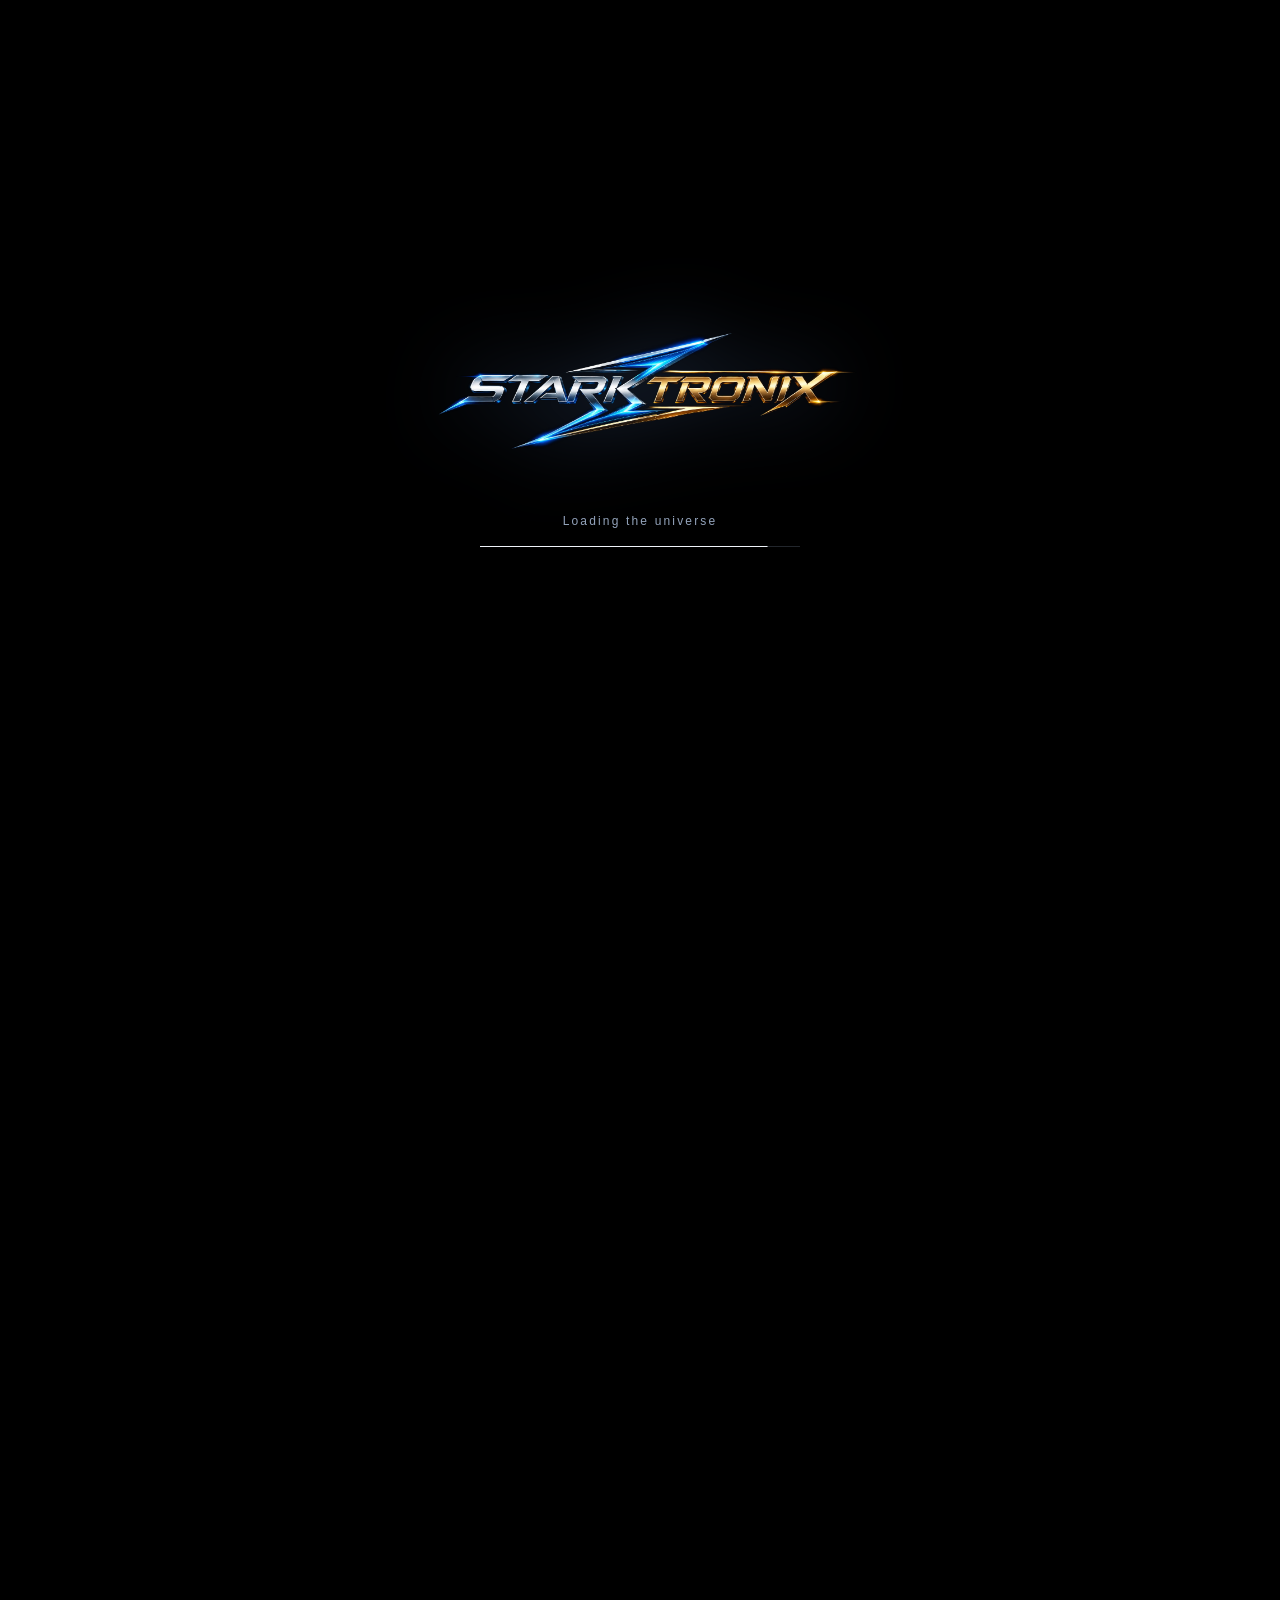
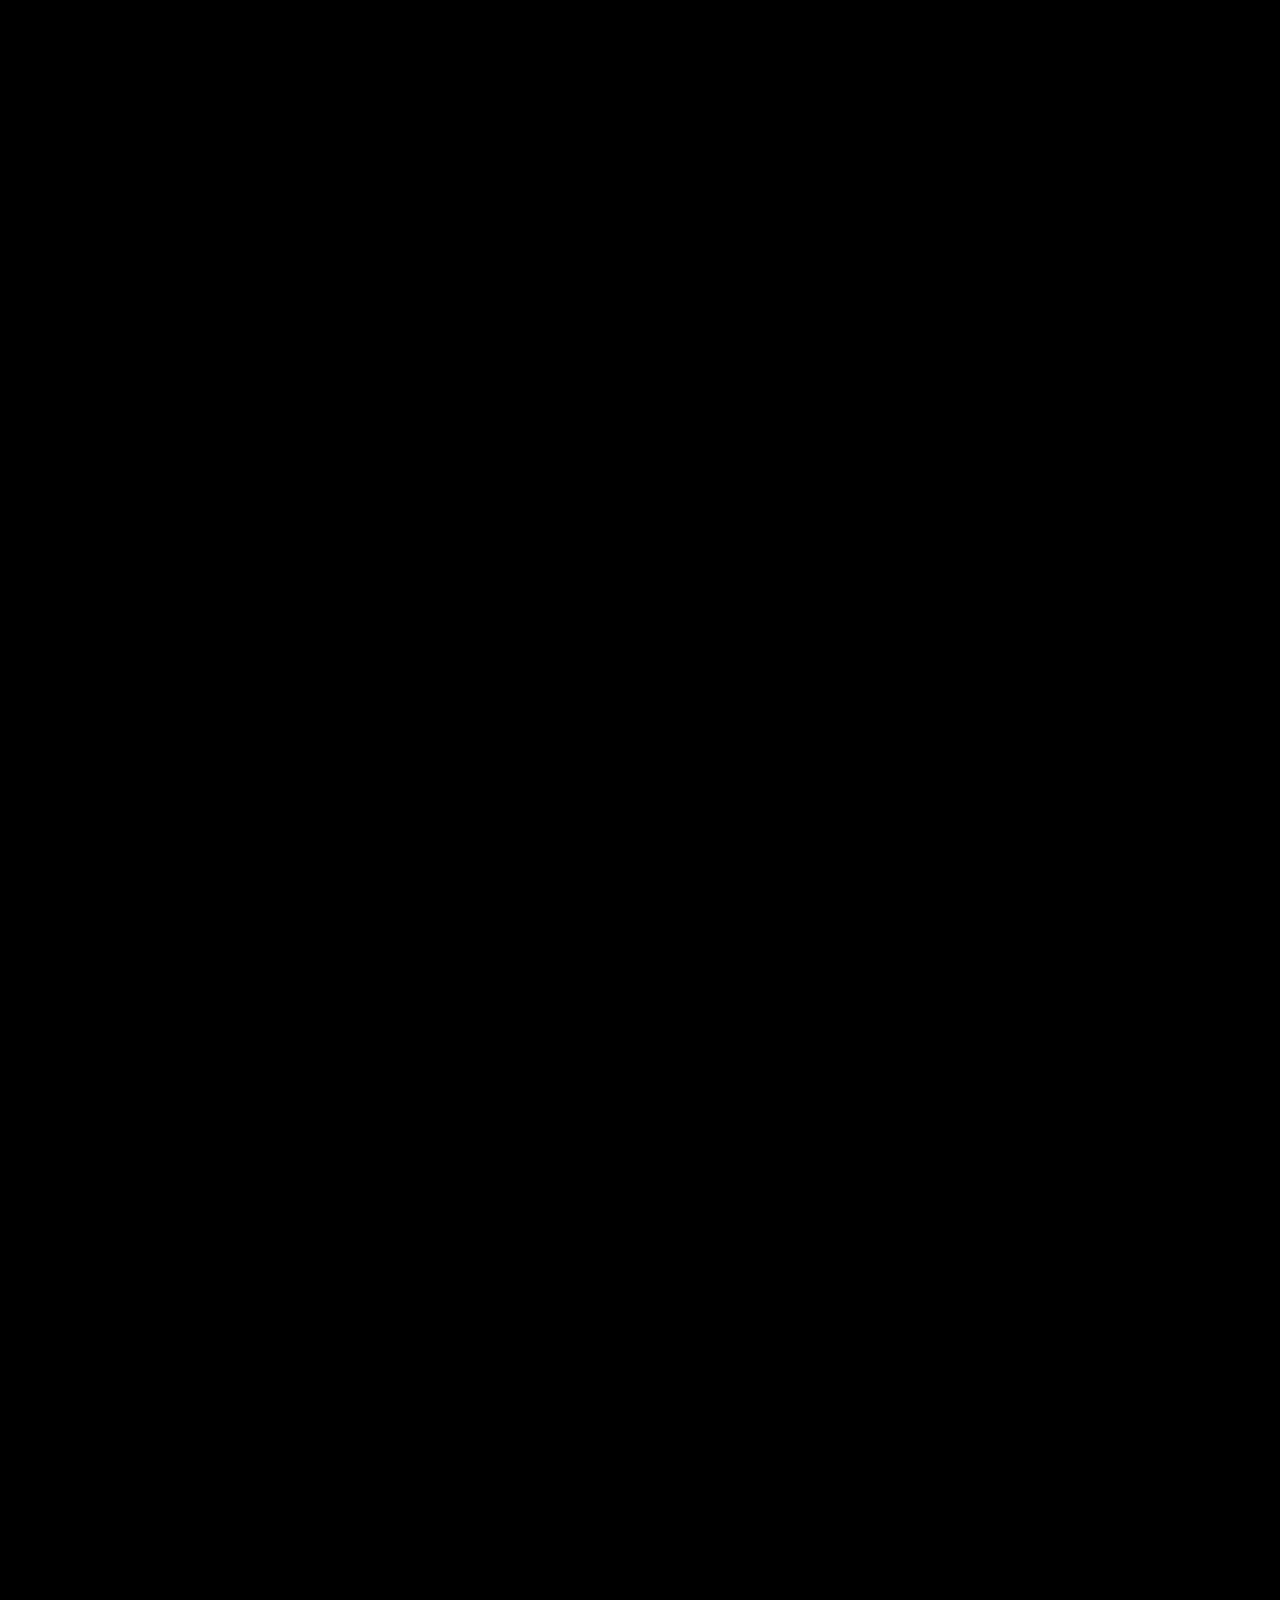
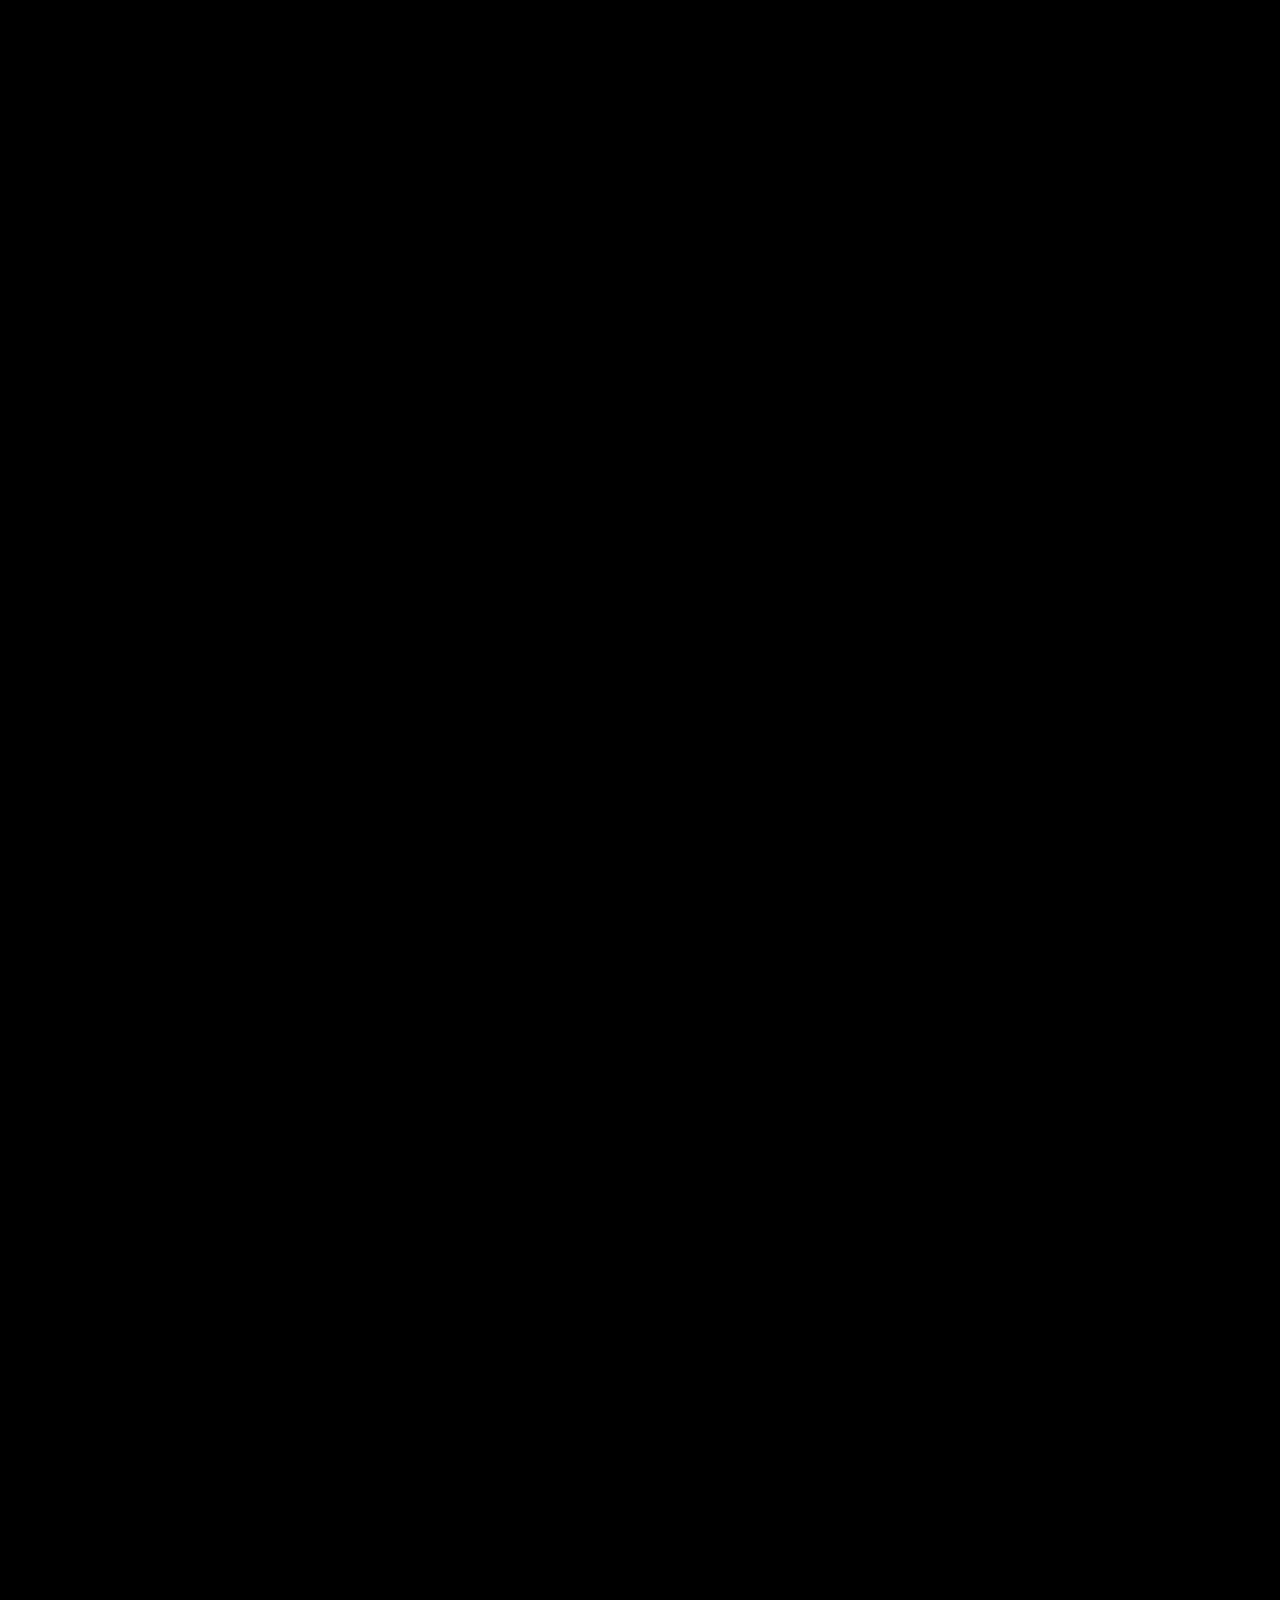
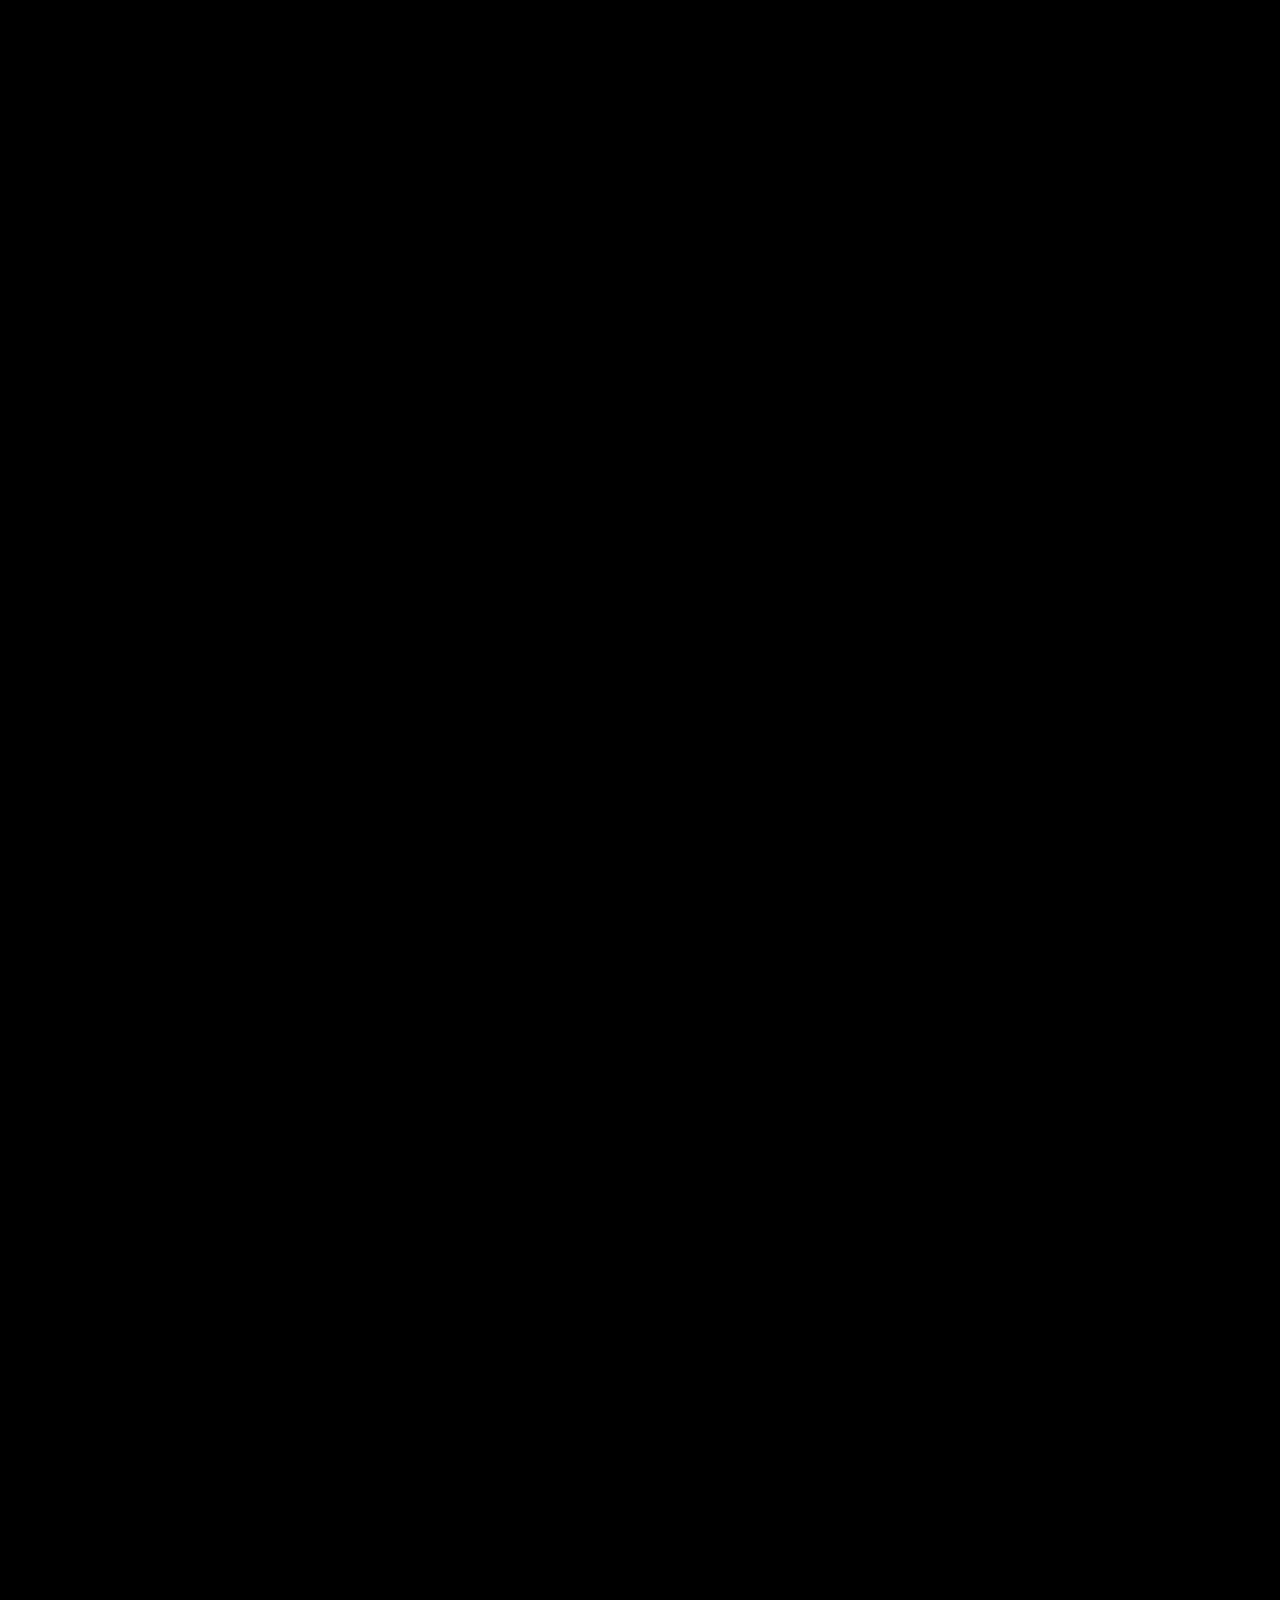
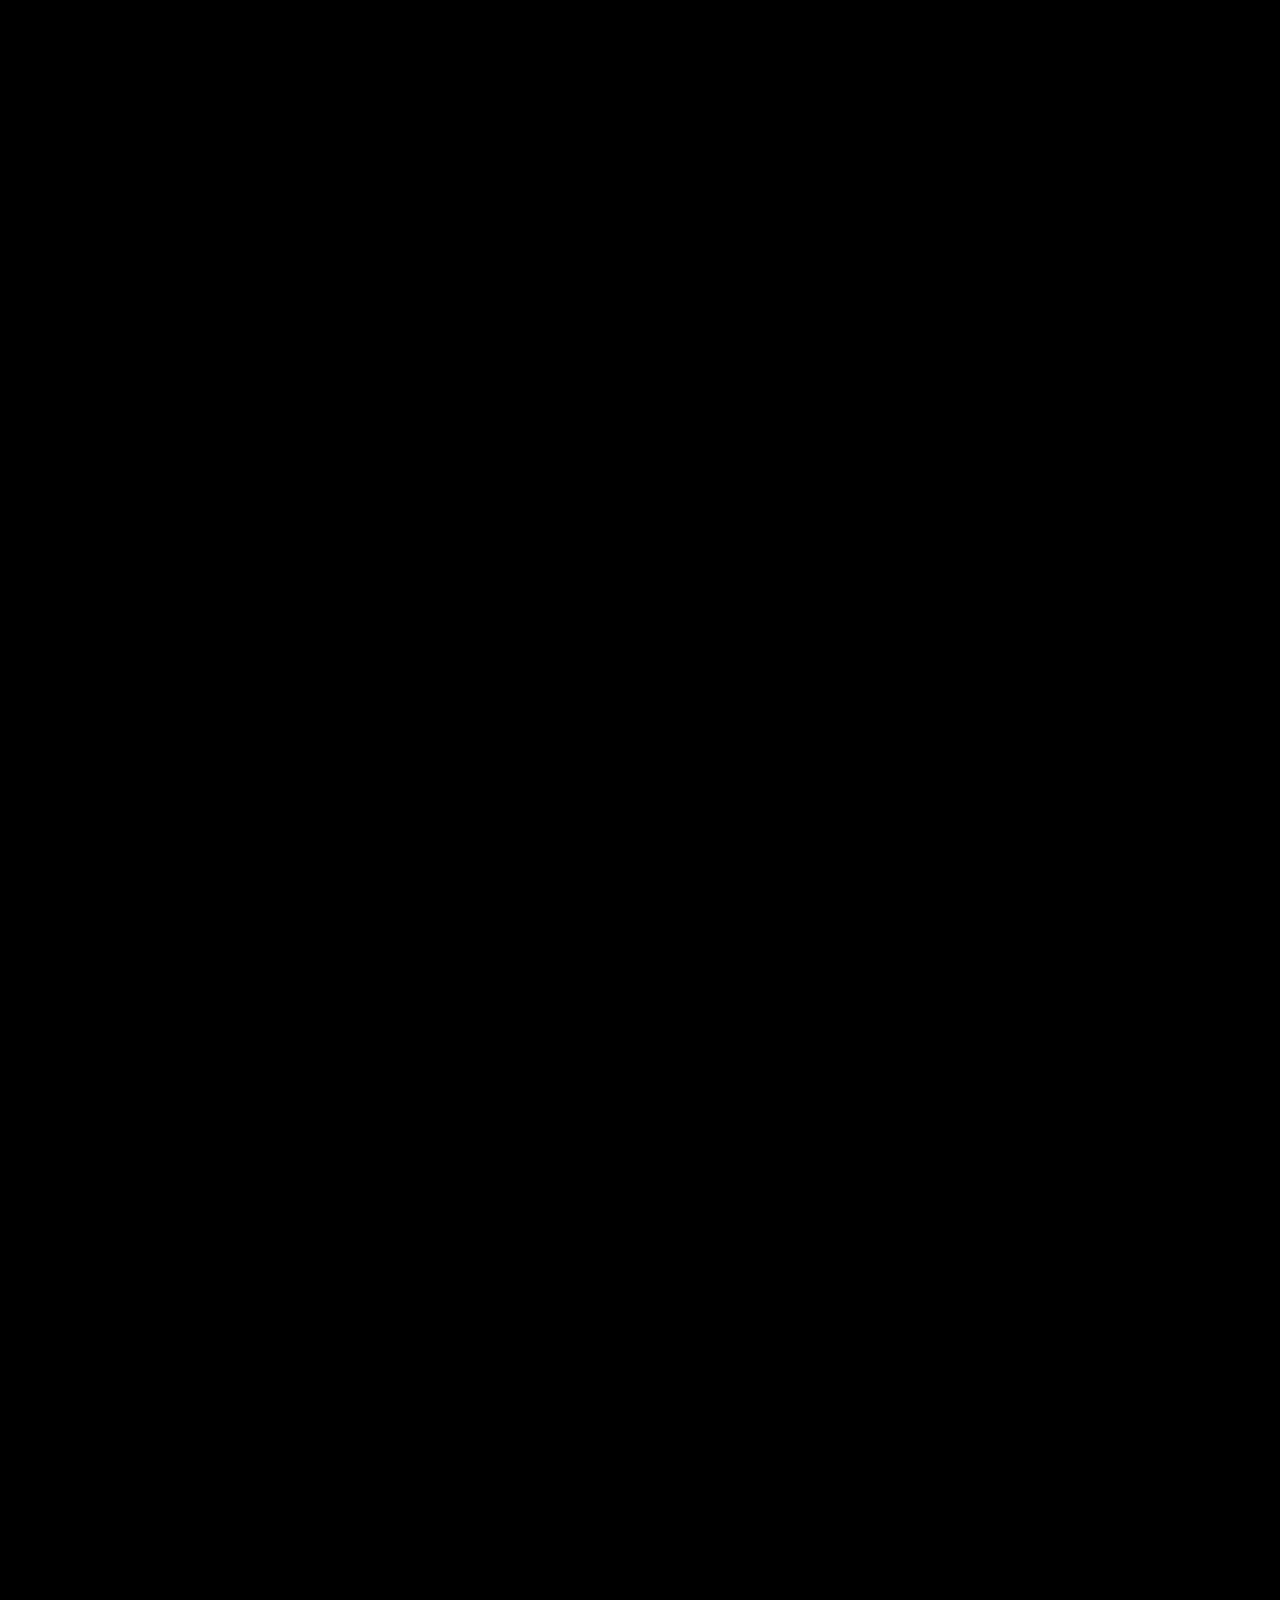
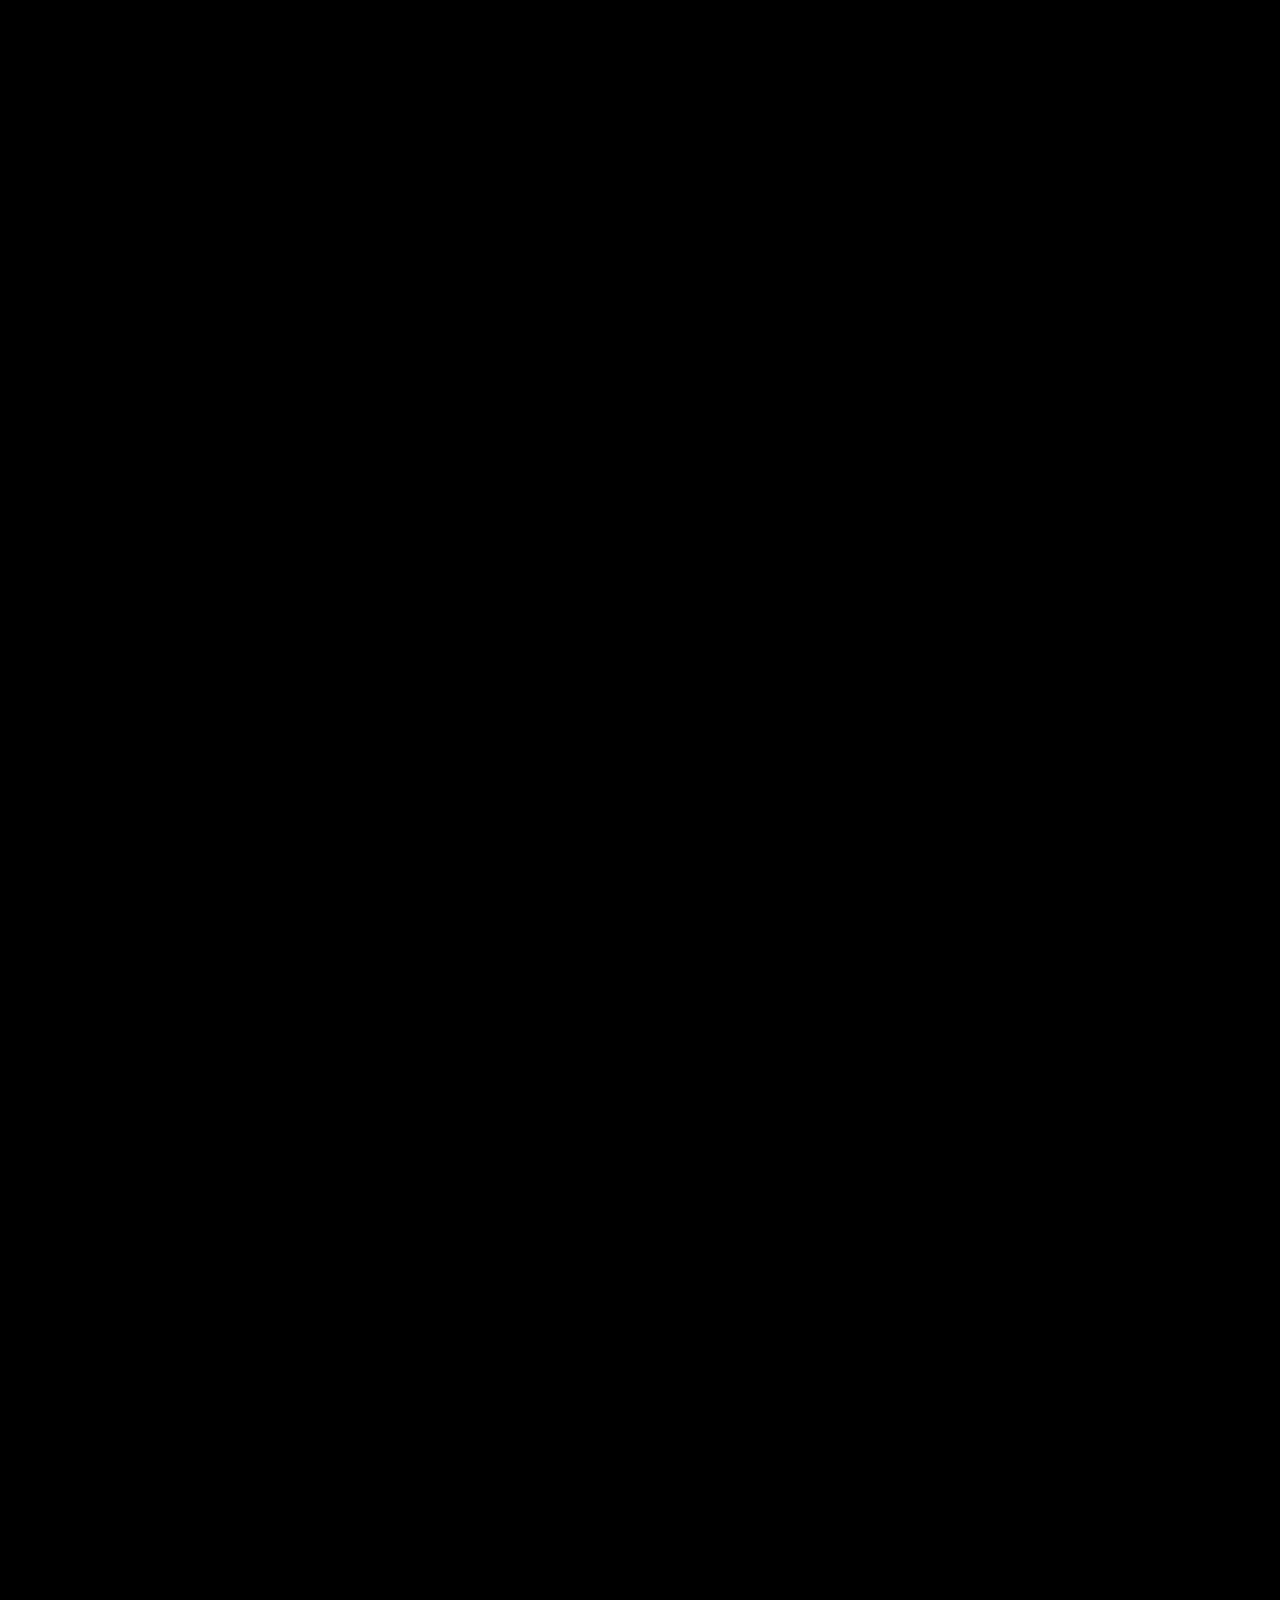
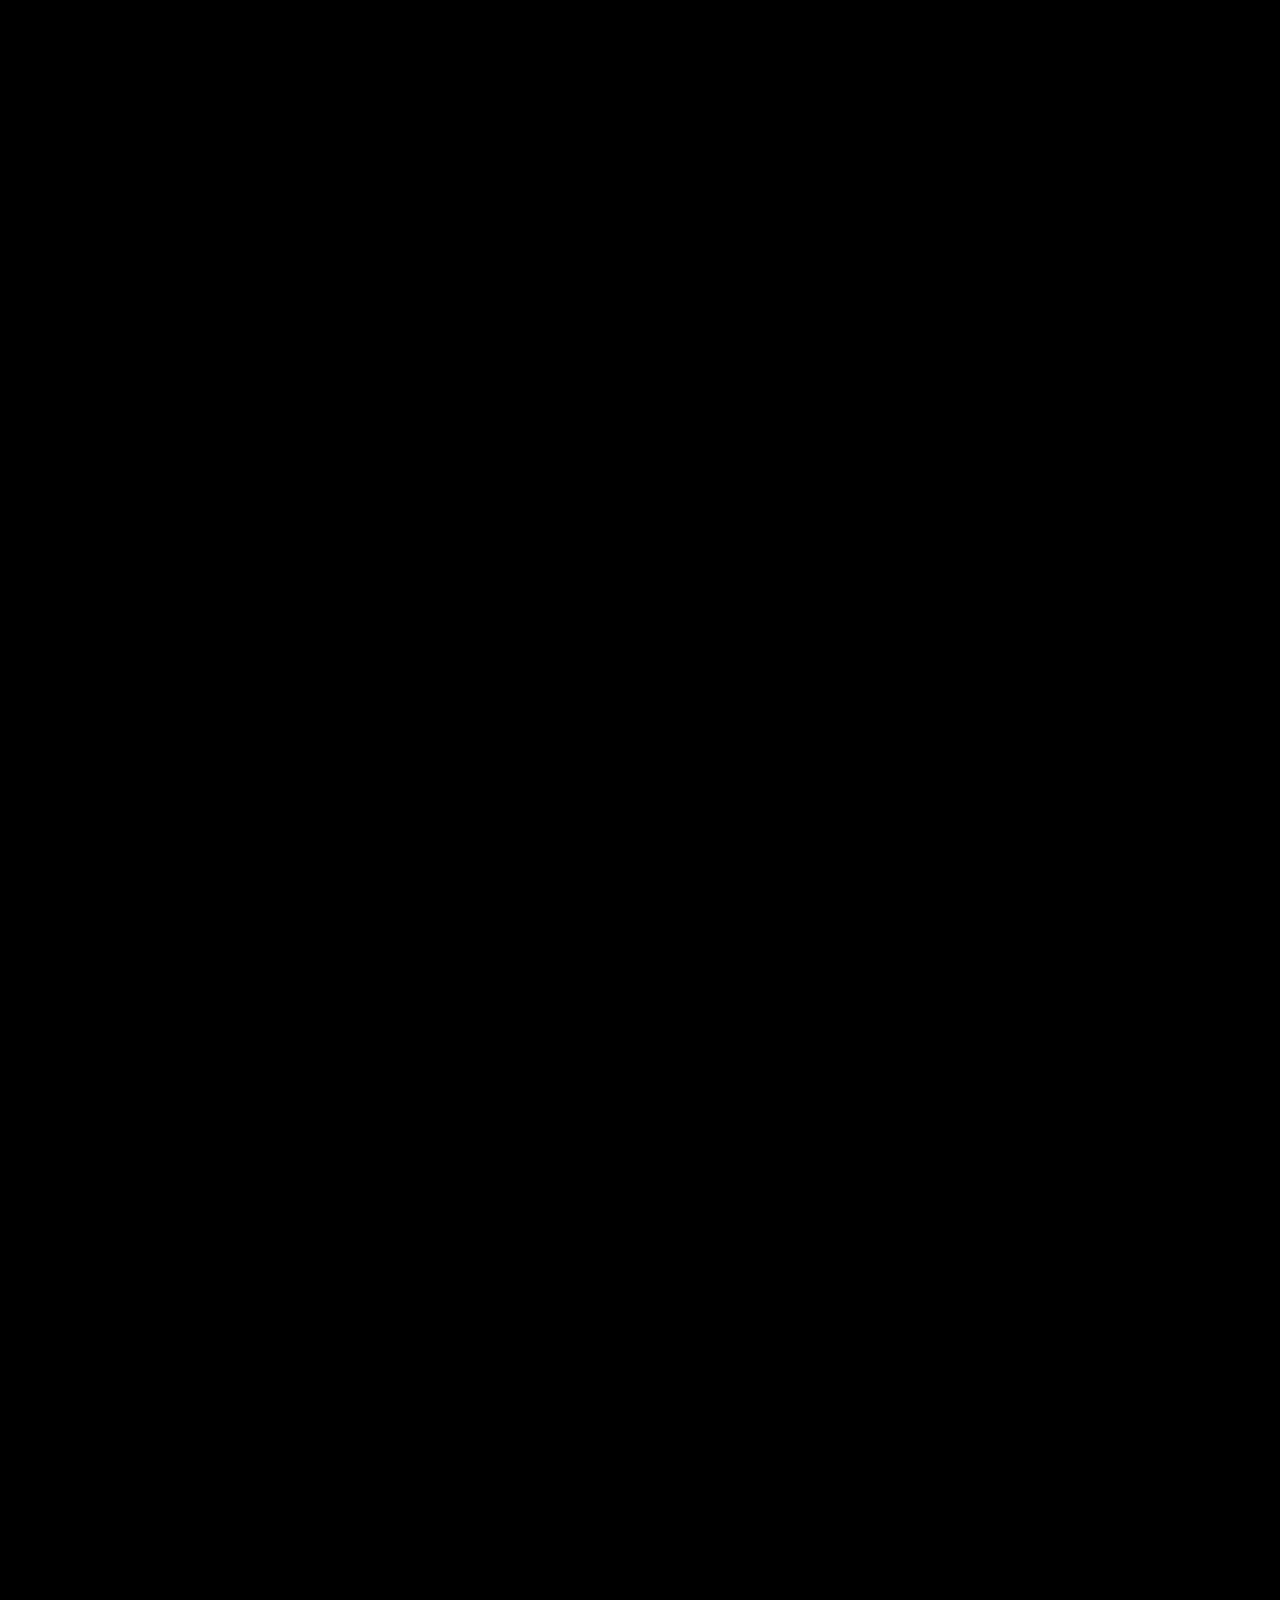
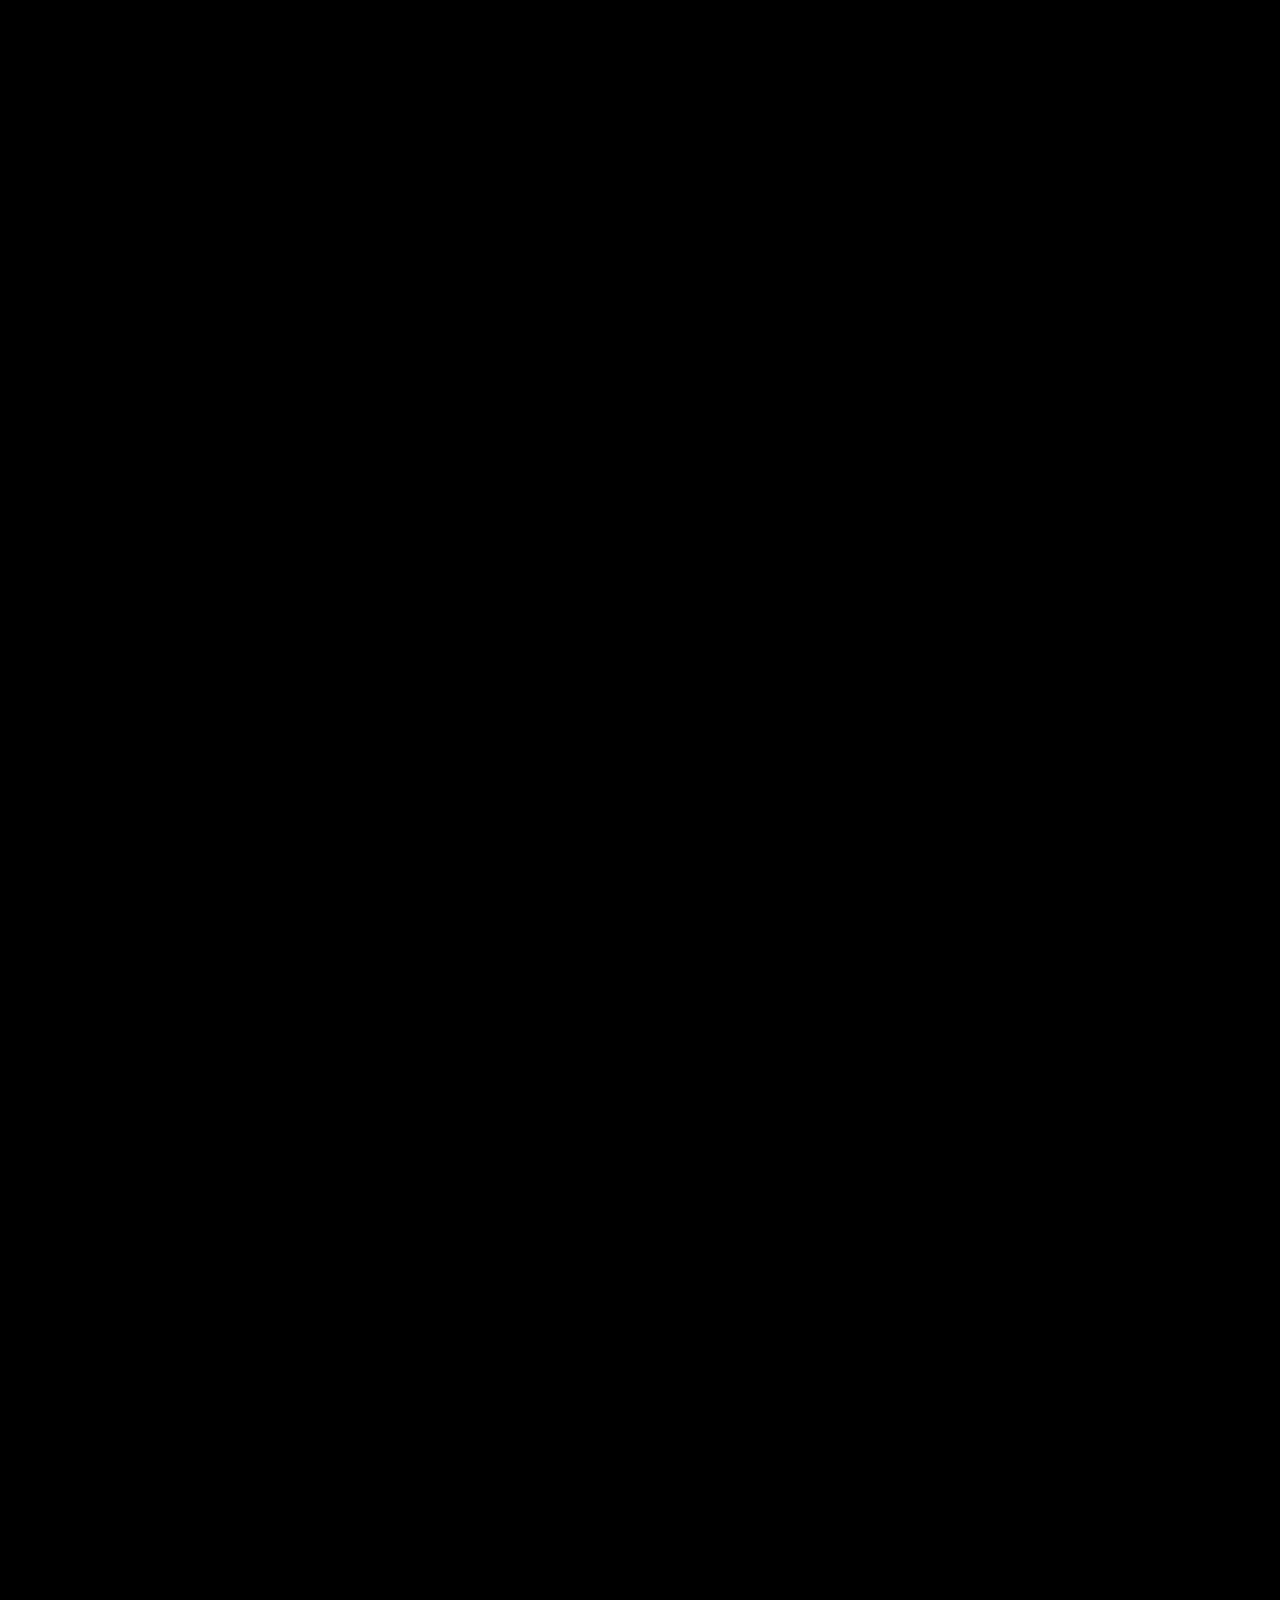
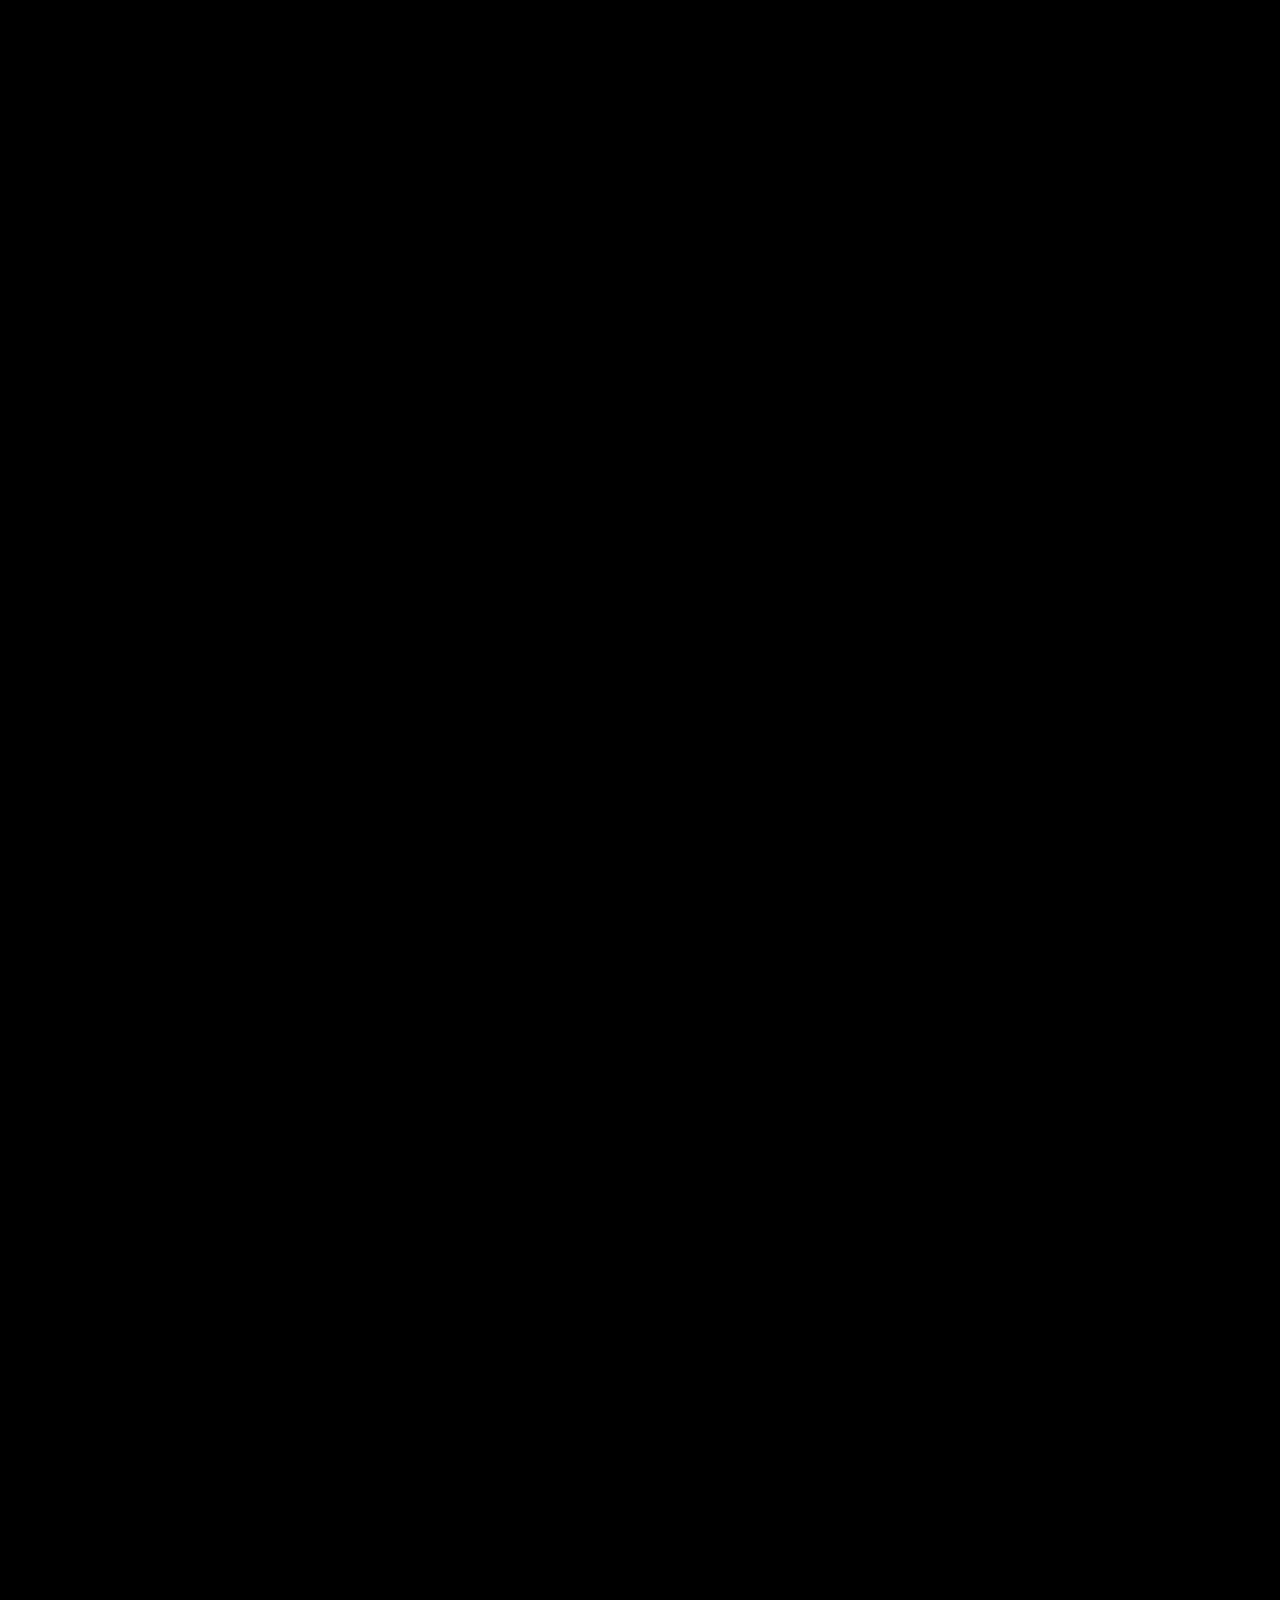
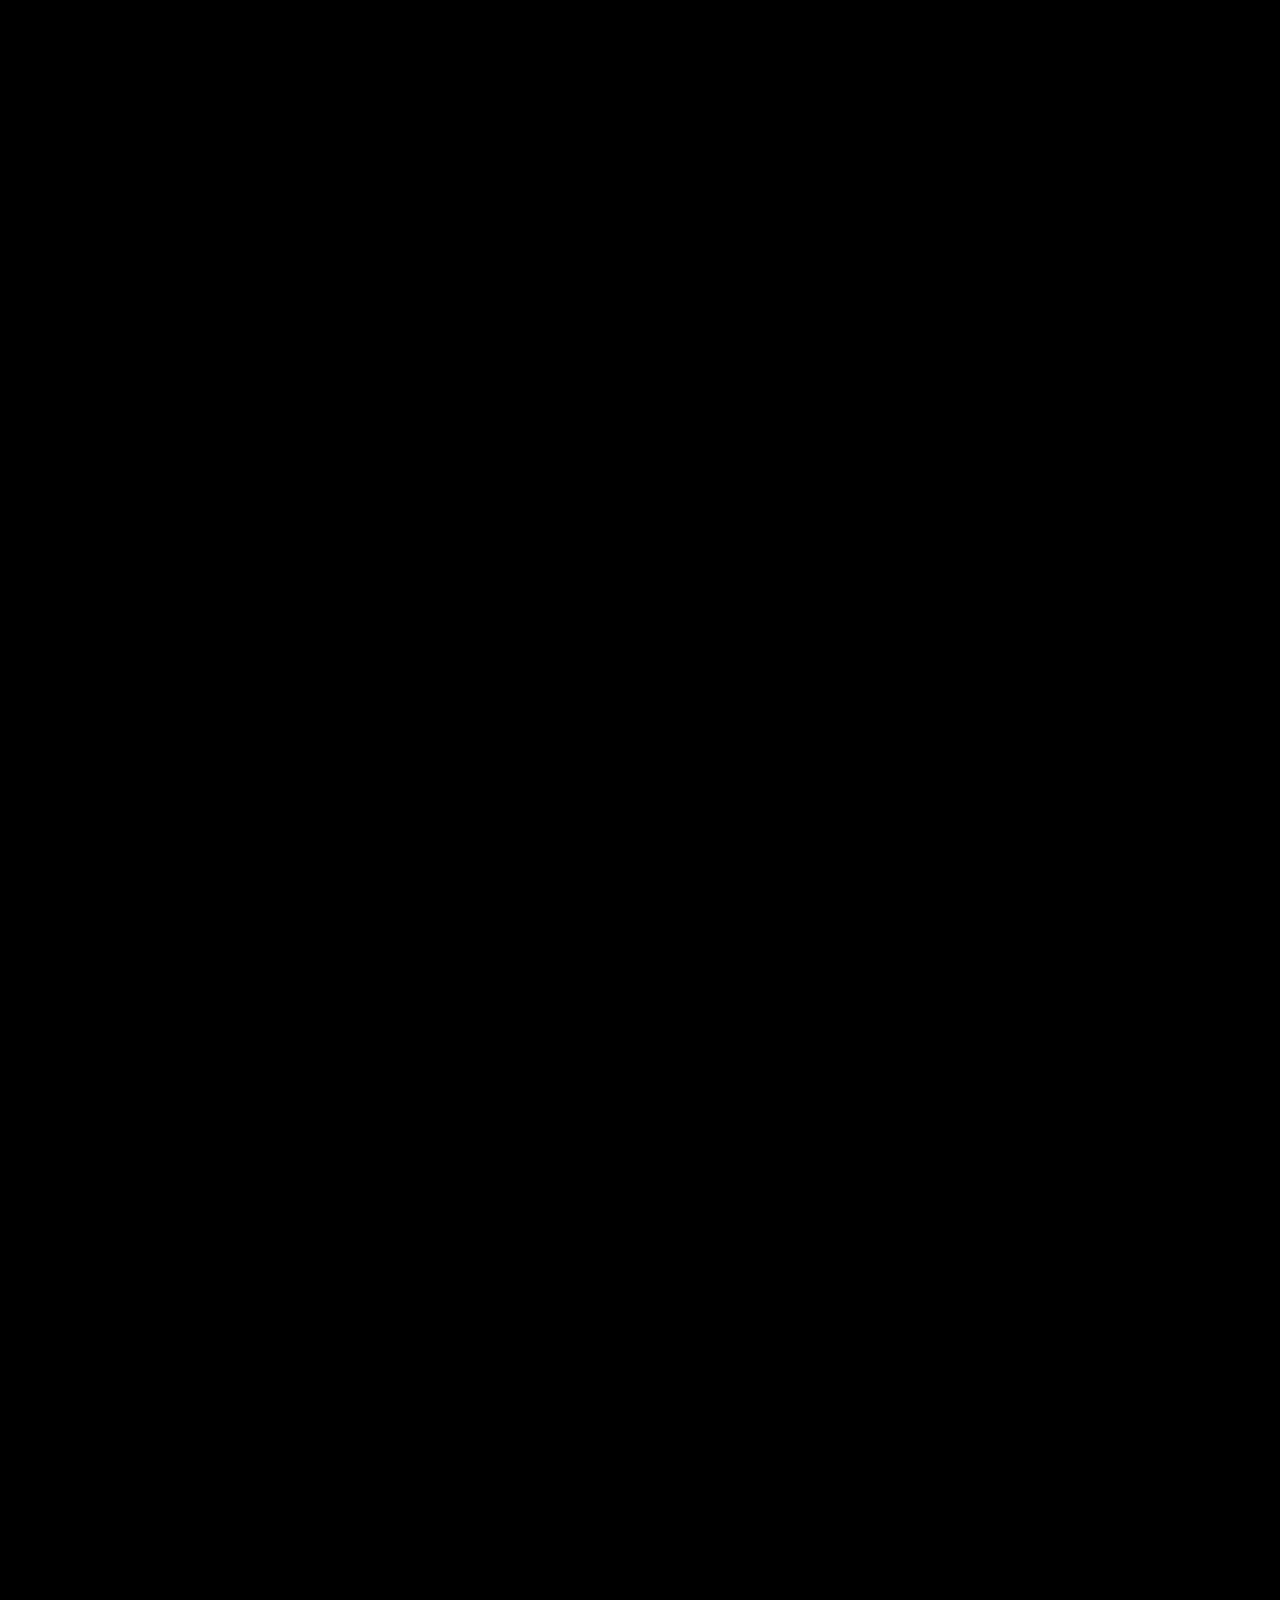
<file: index.html>
<!doctype html>
<html lang="en">
    <head>
        <meta charset="utf-8" />
        <meta name="viewport" content="width=device-width, initial-scale=1, viewport-fit=cover" />
        <title>Universe background — prototype</title>
      <script type="module" crossorigin src="./assets/background-DHmezb38.js"></script>
      <link rel="modulepreload" crossorigin href="./assets/math.scalar.functions-C_V3kc8b.js">
      <link rel="modulepreload" crossorigin href="./assets/background-BIqKXSfn.js">
      <link rel="modulepreload" crossorigin href="./assets/observable.pure-BmPG9gPP.js">
      <link rel="modulepreload" crossorigin href="./assets/internalTexture-Dh1cRS5_.js">
      <link rel="modulepreload" crossorigin href="./assets/engineStore-BfWggCZa.js">
      <link rel="modulepreload" crossorigin href="./assets/logger-CuBYPcDK.js">
      <link rel="modulepreload" crossorigin href="./assets/shaderStore-D-XQlhUT.js">
      <link rel="modulepreload" crossorigin href="./assets/domManagement-BqltO0ki.js">
      <link rel="modulepreload" crossorigin href="./assets/devTools-Bh3wKyVb.js">
      <link rel="modulepreload" crossorigin href="./assets/timingTools-CjCzneAx.js">
      <link rel="modulepreload" crossorigin href="./assets/performanceConfigurator-UtxC_Odd.js">
      <link rel="modulepreload" crossorigin href="./assets/precisionDate-Uyb-ubD0.js">
      <link rel="modulepreload" crossorigin href="./assets/abstractEngine.pure-CKSnkkku.js">
      <link rel="modulepreload" crossorigin href="./assets/tools.functions-CqW-SPU8.js">
      <link rel="modulepreload" crossorigin href="./assets/thinEngine.pure-DeNbUJye.js">
      <link rel="modulepreload" crossorigin href="./assets/halfFloat-Ce77JD5z.js">
      <link rel="modulepreload" crossorigin href="./assets/bufferUtils-q0fDaU_r.js">
      <link rel="modulepreload" crossorigin href="./assets/buffer.pure-QSphiMpz.js">
      <link rel="modulepreload" crossorigin href="./assets/typeStore-Cu_sj2zM.js">
      <link rel="modulepreload" crossorigin href="./assets/math.vector.pure-B4U72LLL.js">
      <link rel="modulepreload" crossorigin href="./assets/math.color.pure-CY0M5jSs.js">
      <link rel="modulepreload" crossorigin href="./assets/math.plane-DhRF1zEV.js">
      <link rel="modulepreload" crossorigin href="./assets/decorators-jaNTLUxa.js">
      <link rel="modulepreload" crossorigin href="./assets/decorators.serialization-BH7BeTDA.js">
      <link rel="modulepreload" crossorigin href="./assets/webRequest-dqz0dHXK.js">
      <link rel="modulepreload" crossorigin href="./assets/fileTools.pure-Dl6_GF8n.js">
      <link rel="modulepreload" crossorigin href="./assets/guid-BXdVC_j_.js">
      <link rel="modulepreload" crossorigin href="./assets/tools.pure-eQ5q775N.js">
      <link rel="modulepreload" crossorigin href="./assets/smartArray-BRfcgNbX.js">
      <link rel="modulepreload" crossorigin href="./assets/lightConstants-pO2Ayv5i.js">
      <link rel="modulepreload" crossorigin href="./assets/sceneComponent-PNsxk1uG.js">
      <link rel="modulepreload" crossorigin href="./assets/pointerEvents-BYGyEd_h.js">
      <link rel="modulepreload" crossorigin href="./assets/keyboardEvents-CGYiptFb.js">
      <link rel="modulepreload" crossorigin href="./assets/scene.pure-CiUTTAxl.js">
      <link rel="modulepreload" crossorigin href="./assets/math.axis-VQomK1l_.js">
      <link rel="modulepreload" crossorigin href="./assets/preload-helper-HclGiUj8.js">
      <link rel="modulepreload" crossorigin href="./assets/drawWrapper-CHh6uE08.js">
      <link rel="modulepreload" crossorigin href="./assets/effectRenderer.pure-MP9T5A25.js">
      <link rel="modulepreload" crossorigin href="./assets/baseTexture.pure-CMDMkng1.js">
      <link rel="modulepreload" crossorigin href="./assets/texture.pure-BSz80KUx.js">
      <link rel="modulepreload" crossorigin href="./assets/material.pure-C_oQx9ko.js">
      <link rel="modulepreload" crossorigin href="./assets/node-BdEclpGt.js">
      <link rel="modulepreload" crossorigin href="./assets/postProcess.pure-BVeXVUmP.js">
      <link rel="modulepreload" crossorigin href="./assets/imageProcessing-CJKPHl1H.js">
      <link rel="modulepreload" crossorigin href="./assets/gaussianSplattingMesh.pure-0-jiTVDF.js">
      <link rel="modulepreload" crossorigin href="./assets/easing-7HI5EQLa.js">
      <link rel="modulepreload" crossorigin href="./assets/cubemapToSphericalPolynomial-DG21cuvr.js">
      <link rel="modulepreload" crossorigin href="./assets/abstractEngine.cubeTexture.pure-C8YOxDz2.js">
      <link rel="modulepreload" crossorigin href="./assets/openpbrMaterialLoadingAdapter-CX34Pl93.js">
      <link rel="modulepreload" crossorigin href="./assets/pbrMaterial.pure-CktNQ87k.js">
      <link rel="modulepreload" crossorigin href="./assets/animation.pure-CfvZ2Iyu.js">
      <link rel="modulepreload" crossorigin href="./assets/constants-DNxlZnxc.js">
      <link rel="modulepreload" crossorigin href="./assets/flowGraphInteger.pure-CZmJgkLp.js">
      <link rel="modulepreload" crossorigin href="./assets/glTFLoaderAnimation-lNOraQ0d.js">
      <link rel="modulepreload" crossorigin href="./assets/animationGroup.pure-CyShpM8j.js">
      <link rel="modulepreload" crossorigin href="./assets/timer-CrOF-Izh.js">
      <link rel="modulepreload" crossorigin href="./assets/envTextureLoader-Bg69RXz0.js">
      <link rel="modulepreload" crossorigin href="./assets/hdr-DfV-oWa4.js">
      <link rel="modulepreload" crossorigin href="./assets/workerPool-Dva09jEo.js">
      <link rel="modulepreload" crossorigin href="./assets/webAudioBaseSubGraph-ClFTQSDw.js">
      <link rel="modulepreload" crossorigin href="./assets/spatialWebAudio-CsgB_dyp.js">
      <link rel="modulepreload" crossorigin href="./assets/abstractSoundSource-BN_UYlss.js">
      <link rel="modulepreload" crossorigin href="./assets/webAudioSoundSource-BGD7L9WY.js">
      <link rel="modulepreload" crossorigin href="./assets/abstractSoundInstance-DbdgNIKl.js">
      <link rel="modulepreload" crossorigin href="./assets/webAudioStaticSound-ByeBUFm8.js">
      <link rel="modulepreload" crossorigin href="./assets/webAudioStreamingSound-DuOYfX8Z.js">
      <link rel="modulepreload" crossorigin href="./assets/flowGraphBlock-B91TEBsB.js">
      <link rel="modulepreload" crossorigin href="./assets/flowGraphAssetsContext-WtUyuDAI.js">
      <link rel="modulepreload" crossorigin href="./assets/flowGraphExecutionBlock-CZRw-TnC.js">
      <link rel="modulepreload" crossorigin href="./assets/flowGraphExecutionBlockWithOutSignal-C1suOMR3.js">
      <link rel="modulepreload" crossorigin href="./assets/flowGraphAsyncExecutionBlock-CwBNqzbX.js">
      <link rel="modulepreload" crossorigin href="./assets/utils-N5rsUTjt.js">
      <link rel="modulepreload" crossorigin href="./assets/flowGraphEventBlock-BIq-4BJz.js">
      <link rel="modulepreload" crossorigin href="./assets/flowGraphCoordinator-CZqnna7b.js">
      <link rel="modulepreload" crossorigin href="./assets/flowGraphRichTypes-CLvTge5k.js">
      <link rel="modulepreload" crossorigin href="./assets/flowGraphDelayRegistry-Dd3murvx.js">
      <link rel="modulepreload" crossorigin href="./assets/math.vector.functions-A1OuPkkA.js">
      <link rel="modulepreload" crossorigin href="./assets/sceneUboDeclaration-B5VhSG0v.js">
      <link rel="modulepreload" crossorigin href="./assets/meshUboDeclaration-BmNu2KU_.js">
      <link rel="modulepreload" crossorigin href="./assets/gaussianSplatting-vJ6yzDcm.js">
      <link rel="modulepreload" crossorigin href="./assets/logDepthFragment-CxtJswLx.js">
      <link rel="modulepreload" crossorigin href="./assets/fogFragmentDeclaration-BUwVfAzM.js">
      <link rel="modulepreload" crossorigin href="./assets/gaussianSplattingFragmentDeclaration-B8Bak1BL.js">
      <link rel="modulepreload" crossorigin href="./assets/sceneUboDeclaration-B96Tfx7b.js">
      <link rel="modulepreload" crossorigin href="./assets/meshUboDeclaration-BATNZvmb.js">
      <link rel="modulepreload" crossorigin href="./assets/gaussianSplatting-Dq1CpTgZ.js">
      <link rel="modulepreload" crossorigin href="./assets/clipPlaneFragment-DVK0wgyZ.js">
      <link rel="modulepreload" crossorigin href="./assets/fogFragment-CISE_m3s.js">
      <link rel="modulepreload" crossorigin href="./assets/color.fragment-mFC5SWW4.js">
      <link rel="modulepreload" crossorigin href="./assets/bakedVertexAnimation-e--Ra-by.js">
      <link rel="modulepreload" crossorigin href="./assets/instancesDeclaration-CJBvtBV5.js">
      <link rel="modulepreload" crossorigin href="./assets/instancesVertex-C-FoRQR1.js">
      <link rel="modulepreload" crossorigin href="./assets/clipPlaneVertex-C59BO8JS.js">
      <link rel="modulepreload" crossorigin href="./assets/fogVertexDeclaration-Bb9kDbrL.js">
      <link rel="modulepreload" crossorigin href="./assets/fogVertex-B90wzaBe.js">
      <link rel="modulepreload" crossorigin href="./assets/vertexColorMixing-DPW6Is9y.js">
      <link rel="modulepreload" crossorigin href="./assets/color.vertex-orRsmpxf.js">
      <link rel="modulepreload" crossorigin href="./assets/clipPlaneFragment-Ct2VqHzk.js">
      <link rel="modulepreload" crossorigin href="./assets/color.fragment-CzhS3ZAf.js">
      <link rel="modulepreload" crossorigin href="./assets/bakedVertexAnimation-REF_QM7_.js">
      <link rel="modulepreload" crossorigin href="./assets/instancesDeclaration-DsiFqYXH.js">
      <link rel="modulepreload" crossorigin href="./assets/instancesVertex-Dty6qjVO.js">
      <link rel="modulepreload" crossorigin href="./assets/clipPlaneVertex-DKhVm1NW.js">
      <link rel="modulepreload" crossorigin href="./assets/fogVertexDeclaration-CiHbVcSR.js">
      <link rel="modulepreload" crossorigin href="./assets/fogVertex-D0bmc4KF.js">
      <link rel="modulepreload" crossorigin href="./assets/vertexColorMixing-UCrnwszu.js">
      <link rel="modulepreload" crossorigin href="./assets/color.vertex-CyAuTS_1.js">
      <link rel="modulepreload" crossorigin href="./assets/morphTargetsVertex-6N5r7oF1.js">
      <link rel="modulepreload" crossorigin href="./assets/morphTargetsVertex-OlIh-Lzh.js">
      <link rel="modulepreload" crossorigin href="./assets/pointCloudVertex-CmkEsLzf.js">
      <link rel="modulepreload" crossorigin href="./assets/depth.vertex-56AYEN7D.js">
      <link rel="modulepreload" crossorigin href="./assets/volumetricLightScattering.fragment-BH2C9ogL.js">
      <link rel="modulepreload" crossorigin href="./assets/volumetricLightScatteringPass.vertex-voH6MWvu.js">
      <link rel="modulepreload" crossorigin href="./assets/volumetricLightScatteringPass.fragment-SVT3C0Wr.js">
      <link rel="modulepreload" crossorigin href="./assets/volumetricLightScattering.fragment-BWZaE6dA.js">
      <link rel="modulepreload" crossorigin href="./assets/volumetricLightScatteringPass.vertex-Dt4VivGf.js">
      <link rel="modulepreload" crossorigin href="./assets/volumetricLightScatteringPass.fragment-DnPk7UOC.js">
      <link rel="stylesheet" crossorigin href="./assets/background-CmzRfa2h.css">
    </head>
    <body>
        <!-- The live scene. Never receives pointer events, so the page scrolls
             and its text selects exactly as a normal document would. -->
        <!-- Shown only when the scene cannot start, so the page is still a page. -->
        <div id="skyfallback"></div>
        <p id="fallback-note"></p>

        <canvas id="universe"></canvas>

        <div id="loader">
            <img id="loader-mark" src="./assets/starktronix-logo-ipUE5ubq.png" alt="Starktronix" />
            <div id="loader-text">Loading the universe</div>
            <div id="loader-track"><div id="loader-bar"></div></div>
            <p id="loader-note"></p>
        </div>

        <!-- The Sun's own light does the work in 3D; this guarantees the page
             actually reaches white, whatever the renderer does inside a star. -->
        <div id="whiteout"></div>

        <!-- The end card. Rides in on the same curve as the white-out, so the
             page resolves into a footer rather than simply going blank. -->
        <!-- The end card. Rides in on the back half of the white-out, so the
             frame reaches white, holds, then crossfades to this. -->
        <footer id="endcard">
            <div class="endcard-inner">
                <!-- Where the reference puts a headline in a filled panel, this
                     puts the mark on the black and nothing else. -->
                <div class="endcard-panel">
                    <img class="endcard-panel-mark" src="./assets/starktronix-logo-ipUE5ubq.png" alt="Starktronix" />
                </div>

                <div class="endcard-grid">
                    <div class="endcard-news">
                        <h4>Newsletter</h4>
                        <form id="endcard-form" class="endcard-form" novalidate>
                            <input type="email" name="email" placeholder="Enter Your Email" aria-label="Email address" />
                            <button type="submit">Submit</button>
                        </form>
                        <p class="endcard-news-note">Placeholder line — what a reader gets by leaving an address.</p>
                    </div>

                    <div class="endcard-col">
                        <h4>Product</h4>
                        <a href="./technology.html">Technology</a>
                        <a href="./capabilities.html">Capabilities</a>
                        <a href="./solutions.html">Solutions</a>
                        <a href="./network.html">Network</a>
                        <a href="./scale.html">Scale</a>
                    </div>

                    <div class="endcard-col">
                        <h4>Company</h4>
                        <a href="#hero">About</a>
                        <a href="#hero">Careers</a>
                        <a href="#hero">Press</a>
                        <a href="#hero">Partners</a>
                        <a href="mailto:hello@starktronix.com">Contact</a>
                    </div>
                </div>

                <div class="endcard-rule"></div>

                <div class="endcard-foot">
                    <p>&copy; Starktronix. All rights reserved.</p>
                    <p id="endcard-legal">
                        Backdrop photograph &copy; Starktronix.
                        Engine and celestial bodies by <a href="https://cosmosjourneyer.com" rel="noopener" target="_blank">Cosmos Journeyer</a>,
                        <a href="https://www.gnu.org/licenses/agpl-3.0.html" rel="noopener" target="_blank">AGPL-3.0</a> &mdash;
                        <a href="https://github.com/matildes-tech/cosmos-journeyer-background" rel="noopener" target="_blank">source</a>.
                        Ship by <a href="https://sketchfab.com/jimbogies" rel="noopener" target="_blank">jimbogies</a>, CC-BY-4.0.
                    </p>
                </div>
            </div>
        </footer>


        <header id="topbar">
            <button id="navtoggle" class="burger" type="button" aria-label="Open menu" aria-expanded="false" aria-controls="navsheet">
                <span></span><span></span><span></span>
            </button>
            <a class="mark" href="#hero" aria-label="Starktronix">
                <img src="./assets/starktronix-logo-ipUE5ubq.png" alt="Starktronix" />
            </a>
            <nav aria-label="Sections">
                <a href="./technology.html">Technology</a>
                <a href="./capabilities.html">Capabilities</a>
                <a href="./solutions.html">Solutions</a>
                <a href="./network.html">Network</a>
                <a href="./scale.html">Scale</a>
            </nav>
            <a class="cta" href="#contact" aria-label="Get in touch">
                <span class="cta-text">Get in touch</span>
                <span class="cta-icon" aria-hidden="true">&#8599;</span>
            </a>
        </header>

        <!-- The phone menu. Same anchors as the bar; it exists because the bar
             on a phone has room for a mark and one action, not five links. -->
        <div id="navsheet-scrim"></div>
        <div id="navsheet">
            <nav aria-label="Sections">
                <a href="./technology.html">Technology</a>
                <a href="./capabilities.html">Capabilities</a>
                <a href="./solutions.html">Solutions</a>
                <a href="./network.html">Network</a>
                <a href="./scale.html">Scale</a>
            </nav>
            <a class="navsheet-cta" href="#contact">Get in touch</a>
        </div>

        <!-- Seven sections for seven points on the flight. Each section fills the
             viewport at exactly the scroll position where its subject is framed,
             so the copy and the camera never drift apart. -->
        <!-- Text is pinned to the edges of the frame and to one mid-screen
             line, leaving the centre entirely free for the flight. The copy is
             placeholder; the structure is the point. -->
        <!-- Headline top left, supporting paragraph bottom right, pill beneath
             it. The centre of the frame stays clear for the flight. Copy is
             placeholder; the arrangement is what matters. -->
        <!-- Four section layouts, cycled: hero, statement, quiet, index.
             All copy is placeholder, written to the lengths each role takes. -->
        <main>
            <section class="panel layout-hero" id="hero">
                <div class="panel-inner">
                    <h1 class="headline">Engineering<br />the future</h1>
                    <div class="lede">
                        <p class="lede-mono">STARKTRONIX</p>
                        <p class="lede-body">Placeholder copy. One or two sentences setting out what the company does, at the length the reference gives this role.</p>
                        <a class="lede-cta" href="#technology">Scroll to explore <span aria-hidden="true">&darr;</span></a>
                    </div>
                </div>
            </section>
            <section class="panel layout-statement" id="technology">
                <div class="panel-inner">
                    <h2 class="headline">Ten operating<br />industries.</h2>
                    <p class="subline">Placeholder copy. A second, quieter statement of two lines.</p>
                    <div class="telemetry">
                        <span>MERIDIAN: SENSOR FUSION ACTIVE</span>
                        <span>POSITION: GNSS DEGRADED / FUSED</span>
                        <span>OPERATING BASELINE: GPS-DENIED</span>
                        <span>EDGE INFERENCE / NO CLOUD</span>
                    </div>
                </div>
            </section>
            <section class="panel layout-quiet" id="capabilities">
                <div class="panel-inner">
                    <div class="telemetry">
                        <span>SIGNAL: STATE CHANGE DETECTED</span>
                        <span>FUSED FROM MANY WEAK SIGNALS</span>
                        <span>DECISIONS LOGGED / AUDITABLE: 100 %</span>
                        <span>CAPABILITY: BOUNDED BY DESIGN</span>
                    </div>
                </div>
            </section>
            <section class="panel layout-statement" id="solutions">
                <div class="panel-inner">
                    <h2 class="headline">Built for the<br />long range.</h2>
                    <p class="subline">Placeholder copy. A second, quieter statement of two lines.</p>
                    <div class="telemetry">
                        <span>RANGE: EXTENDED / UNSUPPORTED</span>
                        <span>LINK: INTERMITTENT BY DESIGN</span>
                        <span>AUTONOMY: FULL / ON BOARD</span>
                        <span>RECOVERY: SELF DIRECTED</span>
                    </div>
                </div>
            </section>
            <section class="panel layout-index" id="network">
                <div class="panel-inner">
                    <span class="hud-name">SATURN</span>
                    <span class="hud-meta">GAS GIANT &middot; 58,232 KM</span>
                    <span class="hud-note">RINGS LIT FROM BEHIND</span>
                    <span class="hud-index">04 / 06</span>
                    <div class="hud-keys">
                        <span class="hud-key">[&middot;] FLIGHT</span>
                        <span class="hud-key dim">[ ] SOL SYSTEM</span>
                        <span class="hud-key dim">[ ] INBOUND</span>
                    </div>
                </div>
            </section>
            <section class="panel layout-statement" id="scale">
                <div class="panel-inner">
                    <h2 class="headline">Scale<br />on demand.</h2>
                    <p class="subline">Placeholder copy. A second, quieter statement of two lines.</p>
                    <div class="telemetry">
                        <span>FLEET: ELASTIC</span>
                        <span>DEPLOYMENT: HOURS NOT MONTHS</span>
                        <span>COVERAGE: CONTINENTAL</span>
                        <span>OVERHEAD: NONE ADDED</span>
                    </div>
                </div>
            </section>
            <section class="panel layout-hero" id="contact">
                <div class="panel-inner">
                    <h1 class="headline">Let us<br />talk.</h1>
                    <div class="lede">
                        <p class="lede-mono">06 — CONTACT</p>
                        <p class="lede-body">Placeholder copy. A closing line inviting contact, at the length the reference uses here.</p>
                        <a class="lede-cta" href="#contact">Get in touch <span aria-hidden="true">&darr;</span></a>
                    </div>
                </div>
            </section>
        </main>


    </body>
</html>
</file>
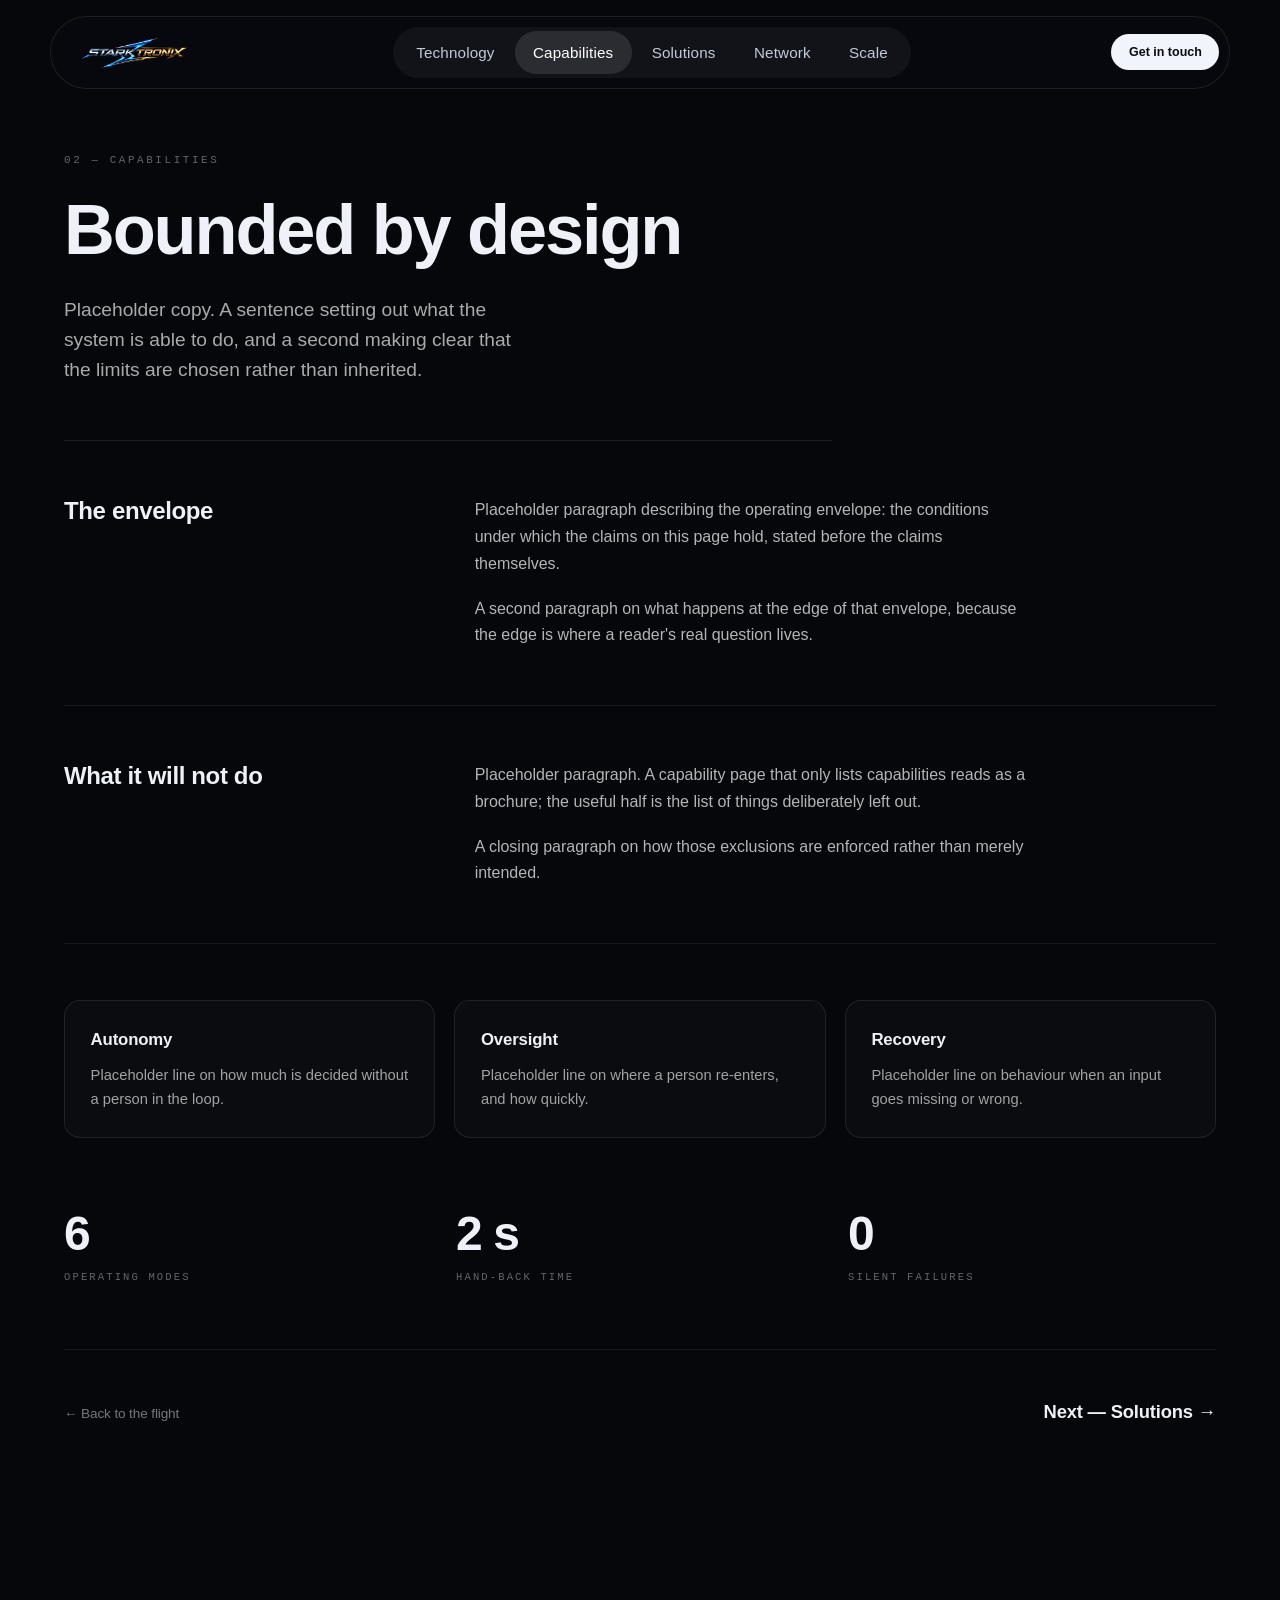
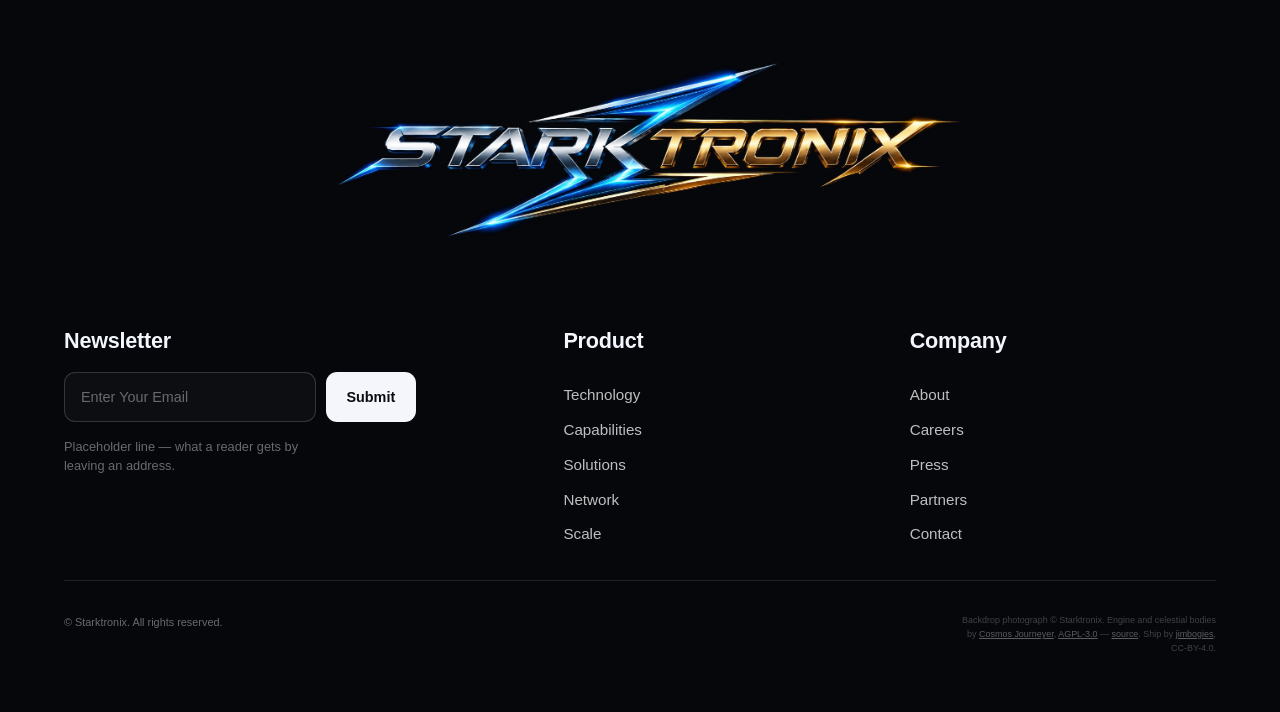
<file: capabilities.html>
<!doctype html>
<html lang="en">
    <head>
        <meta charset="utf-8" />
        <meta name="viewport" content="width=device-width, initial-scale=1, viewport-fit=cover" />
        <title>Capabilities — Starktronix</title>
      <script type="module" crossorigin src="./assets/background-BIqKXSfn.js"></script>
      <script type="module" crossorigin src="./assets/page-22VqTe-x.js"></script>
      <link rel="stylesheet" crossorigin href="./assets/background-CmzRfa2h.css">
      <link rel="stylesheet" crossorigin href="./assets/page-h3u3AFsA.css">
    </head>
    <body class="page">
        <header id="topbar">
            <button id="navtoggle" class="burger" type="button" aria-label="Open menu" aria-expanded="false" aria-controls="navsheet">
                <span></span><span></span><span></span>
            </button>
            <a class="mark" href="./index.html" aria-label="Starktronix">
                <img src="./assets/starktronix-logo-ipUE5ubq.png" alt="Starktronix" />
            </a>
            <nav aria-label="Sections">
                <a href="./technology.html">Technology</a>
                <a href="./capabilities.html" aria-current="page">Capabilities</a>
                <a href="./solutions.html">Solutions</a>
                <a href="./network.html">Network</a>
                <a href="./scale.html">Scale</a>
            </nav>
            <a class="cta" href="mailto:hello@starktronix.com" aria-label="Get in touch">
                <span class="cta-text">Get in touch</span>
                <span class="cta-icon" aria-hidden="true">&#8599;</span>
            </a>
        </header>

        <div id="navsheet-scrim"></div>
        <div id="navsheet">
            <nav aria-label="Sections">
                <a href="./technology.html">Technology</a>
                <a href="./capabilities.html" aria-current="page">Capabilities</a>
                <a href="./solutions.html">Solutions</a>
                <a href="./network.html">Network</a>
                <a href="./scale.html">Scale</a>
            </nav>
            <a class="navsheet-cta" href="mailto:hello@starktronix.com">Get in touch</a>
        </div>

        <main class="page-main">
            <header class="page-head">
                <p class="page-eyebrow">02 &mdash; Capabilities</p>
                <h1 class="page-title">Bounded by design</h1>
                <p class="page-lede">Placeholder copy. A sentence setting out what the system is able to do, and a second making clear that the limits are chosen rather than inherited.</p>
            </header>

            <section class="page-section">
                <h2>The envelope</h2>
                <div>
                    <p>Placeholder paragraph describing the operating envelope: the conditions under which the claims on this page hold, stated before the claims themselves.</p>
                    <p>A second paragraph on what happens at the edge of that envelope, because the edge is where a reader's real question lives.</p>
                </div>
            </section>

            <section class="page-section">
                <h2>What it will not do</h2>
                <div>
                    <p>Placeholder paragraph. A capability page that only lists capabilities reads as a brochure; the useful half is the list of things deliberately left out.</p>
                    <p>A closing paragraph on how those exclusions are enforced rather than merely intended.</p>
                </div>
            </section>

            <section class="page-grid">
                <article class="page-card">
                    <h3>Autonomy</h3>
                    <p>Placeholder line on how much is decided without a person in the loop.</p>
                </article>
                <article class="page-card">
                    <h3>Oversight</h3>
                    <p>Placeholder line on where a person re-enters, and how quickly.</p>
                </article>
                <article class="page-card">
                    <h3>Recovery</h3>
                    <p>Placeholder line on behaviour when an input goes missing or wrong.</p>
                </article>
            </section>

            <section class="page-stats">
                <div class="page-stat">
                    <strong>6</strong>
                    <span>Operating modes</span>
                </div>
                <div class="page-stat">
                    <strong>2 s</strong>
                    <span>Hand-back time</span>
                </div>
                <div class="page-stat">
                    <strong>0</strong>
                    <span>Silent failures</span>
                </div>
            </section>

            <nav class="page-next" aria-label="Continue">
                <a class="page-next-back" href="./index.html">&larr; Back to the flight</a>
                <a href="./solutions.html">Next &mdash; Solutions <span aria-hidden="true">&rarr;</span></a>
            </nav>
        </main>

        <footer class="pagefoot">
            <div class="endcard-inner">
                <div class="endcard-panel">
                    <img class="endcard-panel-mark" src="./assets/starktronix-logo-ipUE5ubq.png" alt="Starktronix" />
                </div>

                <div class="endcard-grid">
                    <div class="endcard-news">
                        <h4>Newsletter</h4>
                        <form id="endcard-form" class="endcard-form" novalidate>
                            <input type="email" name="email" placeholder="Enter Your Email" aria-label="Email address" />
                            <button type="submit">Submit</button>
                        </form>
                        <p class="endcard-news-note">Placeholder line — what a reader gets by leaving an address.</p>
                    </div>

                    <div class="endcard-col">
                        <h4>Product</h4>
                            <a href="./technology.html">Technology</a>
                            <a href="./capabilities.html">Capabilities</a>
                            <a href="./solutions.html">Solutions</a>
                            <a href="./network.html">Network</a>
                            <a href="./scale.html">Scale</a>
                    </div>

                    <div class="endcard-col">
                        <h4>Company</h4>
                        <a href="./index.html">About</a>
                        <a href="./index.html">Careers</a>
                        <a href="./index.html">Press</a>
                        <a href="./index.html">Partners</a>
                        <a href="mailto:hello@starktronix.com">Contact</a>
                    </div>
                </div>

                <div class="endcard-rule"></div>

                <div class="endcard-foot">
                    <p>&copy; Starktronix. All rights reserved.</p>
                    <p id="endcard-legal">
                        Backdrop photograph &copy; Starktronix.
                        Engine and celestial bodies by <a href="https://cosmosjourneyer.com" rel="noopener" target="_blank">Cosmos Journeyer</a>,
                        <a href="https://www.gnu.org/licenses/agpl-3.0.html" rel="noopener" target="_blank">AGPL-3.0</a> &mdash;
                        <a href="https://github.com/matildes-tech/cosmos-journeyer-background" rel="noopener" target="_blank">source</a>.
                        Ship by <a href="https://sketchfab.com/jimbogies" rel="noopener" target="_blank">jimbogies</a>, CC-BY-4.0.
                    </p>
                </div>
            </div>
        </footer>

    </body>
</html>
</file>
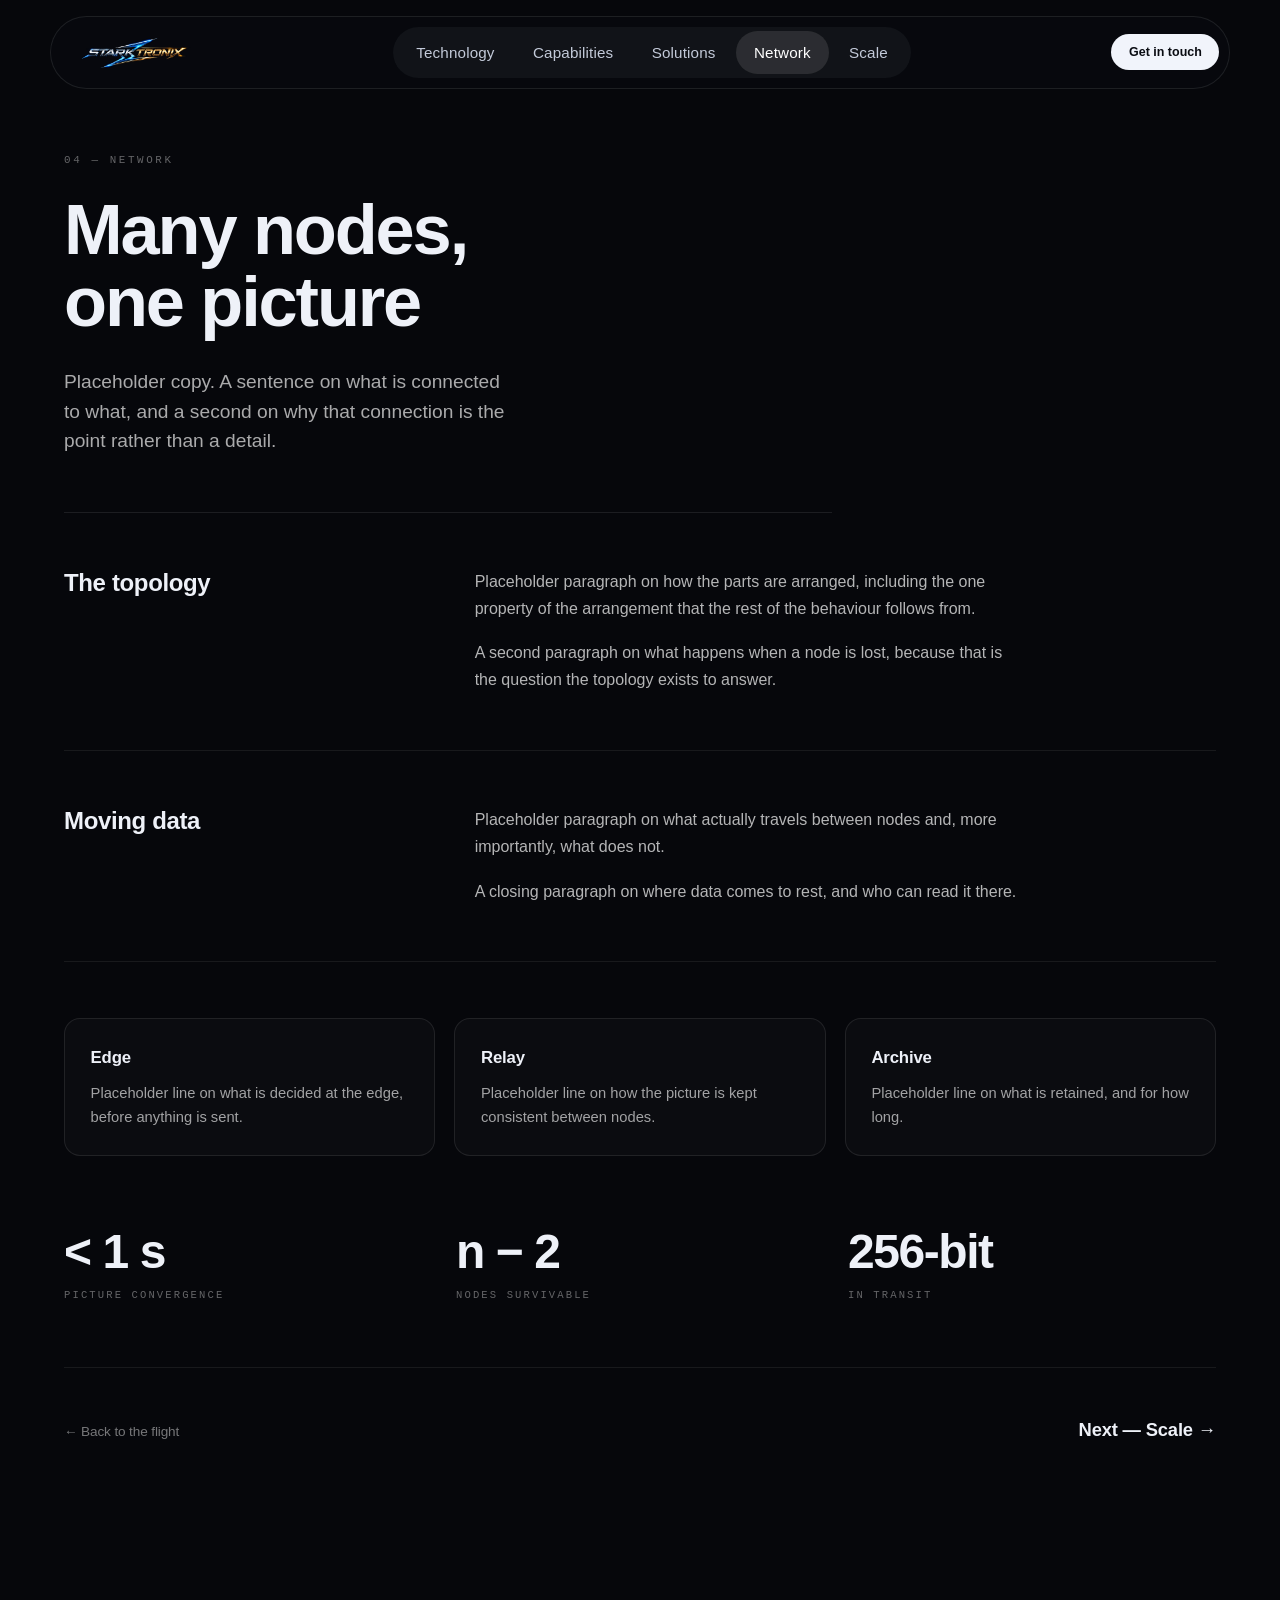
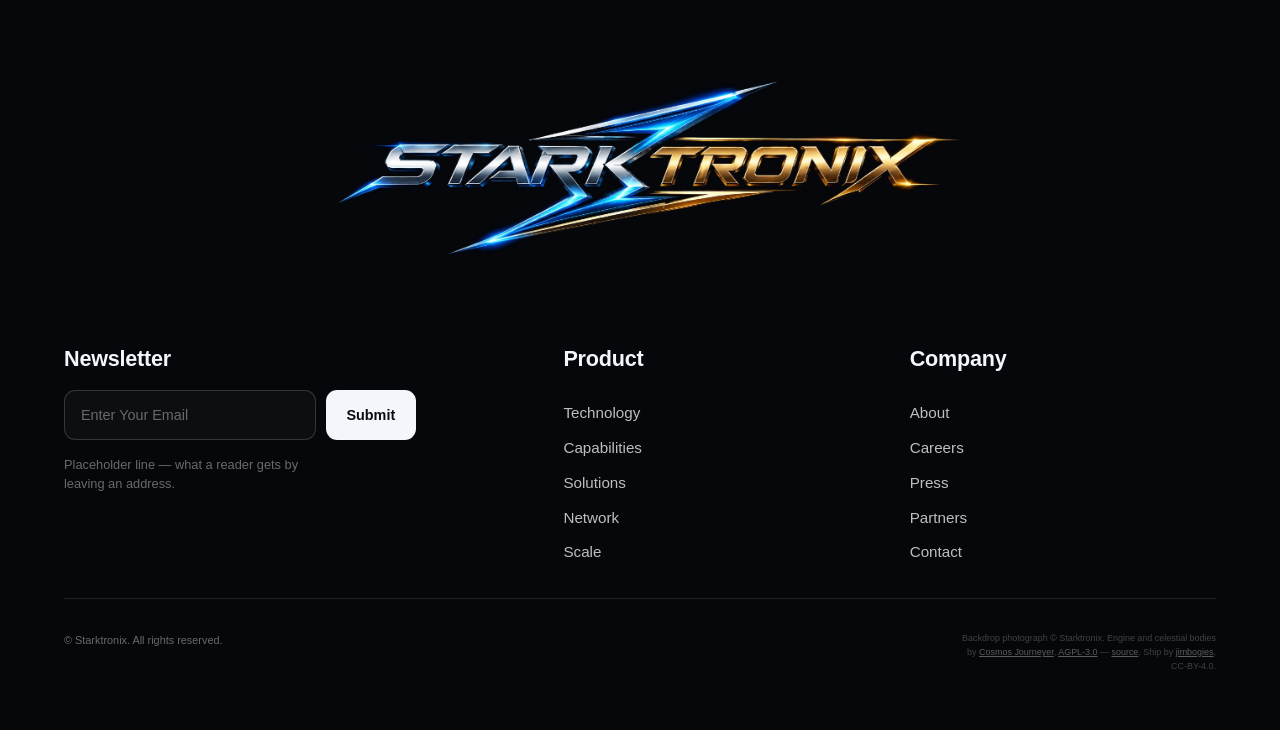
<file: network.html>
<!doctype html>
<html lang="en">
    <head>
        <meta charset="utf-8" />
        <meta name="viewport" content="width=device-width, initial-scale=1, viewport-fit=cover" />
        <title>Network — Starktronix</title>
      <script type="module" crossorigin src="./assets/background-BIqKXSfn.js"></script>
      <script type="module" crossorigin src="./assets/page-22VqTe-x.js"></script>
      <link rel="stylesheet" crossorigin href="./assets/background-CmzRfa2h.css">
      <link rel="stylesheet" crossorigin href="./assets/page-h3u3AFsA.css">
    </head>
    <body class="page">
        <header id="topbar">
            <button id="navtoggle" class="burger" type="button" aria-label="Open menu" aria-expanded="false" aria-controls="navsheet">
                <span></span><span></span><span></span>
            </button>
            <a class="mark" href="./index.html" aria-label="Starktronix">
                <img src="./assets/starktronix-logo-ipUE5ubq.png" alt="Starktronix" />
            </a>
            <nav aria-label="Sections">
                <a href="./technology.html">Technology</a>
                <a href="./capabilities.html">Capabilities</a>
                <a href="./solutions.html">Solutions</a>
                <a href="./network.html" aria-current="page">Network</a>
                <a href="./scale.html">Scale</a>
            </nav>
            <a class="cta" href="mailto:hello@starktronix.com" aria-label="Get in touch">
                <span class="cta-text">Get in touch</span>
                <span class="cta-icon" aria-hidden="true">&#8599;</span>
            </a>
        </header>

        <div id="navsheet-scrim"></div>
        <div id="navsheet">
            <nav aria-label="Sections">
                <a href="./technology.html">Technology</a>
                <a href="./capabilities.html">Capabilities</a>
                <a href="./solutions.html">Solutions</a>
                <a href="./network.html" aria-current="page">Network</a>
                <a href="./scale.html">Scale</a>
            </nav>
            <a class="navsheet-cta" href="mailto:hello@starktronix.com">Get in touch</a>
        </div>

        <main class="page-main">
            <header class="page-head">
                <p class="page-eyebrow">04 &mdash; Network</p>
                <h1 class="page-title">Many nodes,<br />one picture</h1>
                <p class="page-lede">Placeholder copy. A sentence on what is connected to what, and a second on why that connection is the point rather than a detail.</p>
            </header>

            <section class="page-section">
                <h2>The topology</h2>
                <div>
                    <p>Placeholder paragraph on how the parts are arranged, including the one property of the arrangement that the rest of the behaviour follows from.</p>
                    <p>A second paragraph on what happens when a node is lost, because that is the question the topology exists to answer.</p>
                </div>
            </section>

            <section class="page-section">
                <h2>Moving data</h2>
                <div>
                    <p>Placeholder paragraph on what actually travels between nodes and, more importantly, what does not.</p>
                    <p>A closing paragraph on where data comes to rest, and who can read it there.</p>
                </div>
            </section>

            <section class="page-grid">
                <article class="page-card">
                    <h3>Edge</h3>
                    <p>Placeholder line on what is decided at the edge, before anything is sent.</p>
                </article>
                <article class="page-card">
                    <h3>Relay</h3>
                    <p>Placeholder line on how the picture is kept consistent between nodes.</p>
                </article>
                <article class="page-card">
                    <h3>Archive</h3>
                    <p>Placeholder line on what is retained, and for how long.</p>
                </article>
            </section>

            <section class="page-stats">
                <div class="page-stat">
                    <strong>&lt; 1 s</strong>
                    <span>Picture convergence</span>
                </div>
                <div class="page-stat">
                    <strong>n − 2</strong>
                    <span>Nodes survivable</span>
                </div>
                <div class="page-stat">
                    <strong>256-bit</strong>
                    <span>In transit</span>
                </div>
            </section>

            <nav class="page-next" aria-label="Continue">
                <a class="page-next-back" href="./index.html">&larr; Back to the flight</a>
                <a href="./scale.html">Next &mdash; Scale <span aria-hidden="true">&rarr;</span></a>
            </nav>
        </main>

        <footer class="pagefoot">
            <div class="endcard-inner">
                <div class="endcard-panel">
                    <img class="endcard-panel-mark" src="./assets/starktronix-logo-ipUE5ubq.png" alt="Starktronix" />
                </div>

                <div class="endcard-grid">
                    <div class="endcard-news">
                        <h4>Newsletter</h4>
                        <form id="endcard-form" class="endcard-form" novalidate>
                            <input type="email" name="email" placeholder="Enter Your Email" aria-label="Email address" />
                            <button type="submit">Submit</button>
                        </form>
                        <p class="endcard-news-note">Placeholder line — what a reader gets by leaving an address.</p>
                    </div>

                    <div class="endcard-col">
                        <h4>Product</h4>
                            <a href="./technology.html">Technology</a>
                            <a href="./capabilities.html">Capabilities</a>
                            <a href="./solutions.html">Solutions</a>
                            <a href="./network.html">Network</a>
                            <a href="./scale.html">Scale</a>
                    </div>

                    <div class="endcard-col">
                        <h4>Company</h4>
                        <a href="./index.html">About</a>
                        <a href="./index.html">Careers</a>
                        <a href="./index.html">Press</a>
                        <a href="./index.html">Partners</a>
                        <a href="mailto:hello@starktronix.com">Contact</a>
                    </div>
                </div>

                <div class="endcard-rule"></div>

                <div class="endcard-foot">
                    <p>&copy; Starktronix. All rights reserved.</p>
                    <p id="endcard-legal">
                        Backdrop photograph &copy; Starktronix.
                        Engine and celestial bodies by <a href="https://cosmosjourneyer.com" rel="noopener" target="_blank">Cosmos Journeyer</a>,
                        <a href="https://www.gnu.org/licenses/agpl-3.0.html" rel="noopener" target="_blank">AGPL-3.0</a> &mdash;
                        <a href="https://github.com/matildes-tech/cosmos-journeyer-background" rel="noopener" target="_blank">source</a>.
                        Ship by <a href="https://sketchfab.com/jimbogies" rel="noopener" target="_blank">jimbogies</a>, CC-BY-4.0.
                    </p>
                </div>
            </div>
        </footer>

    </body>
</html>
</file>
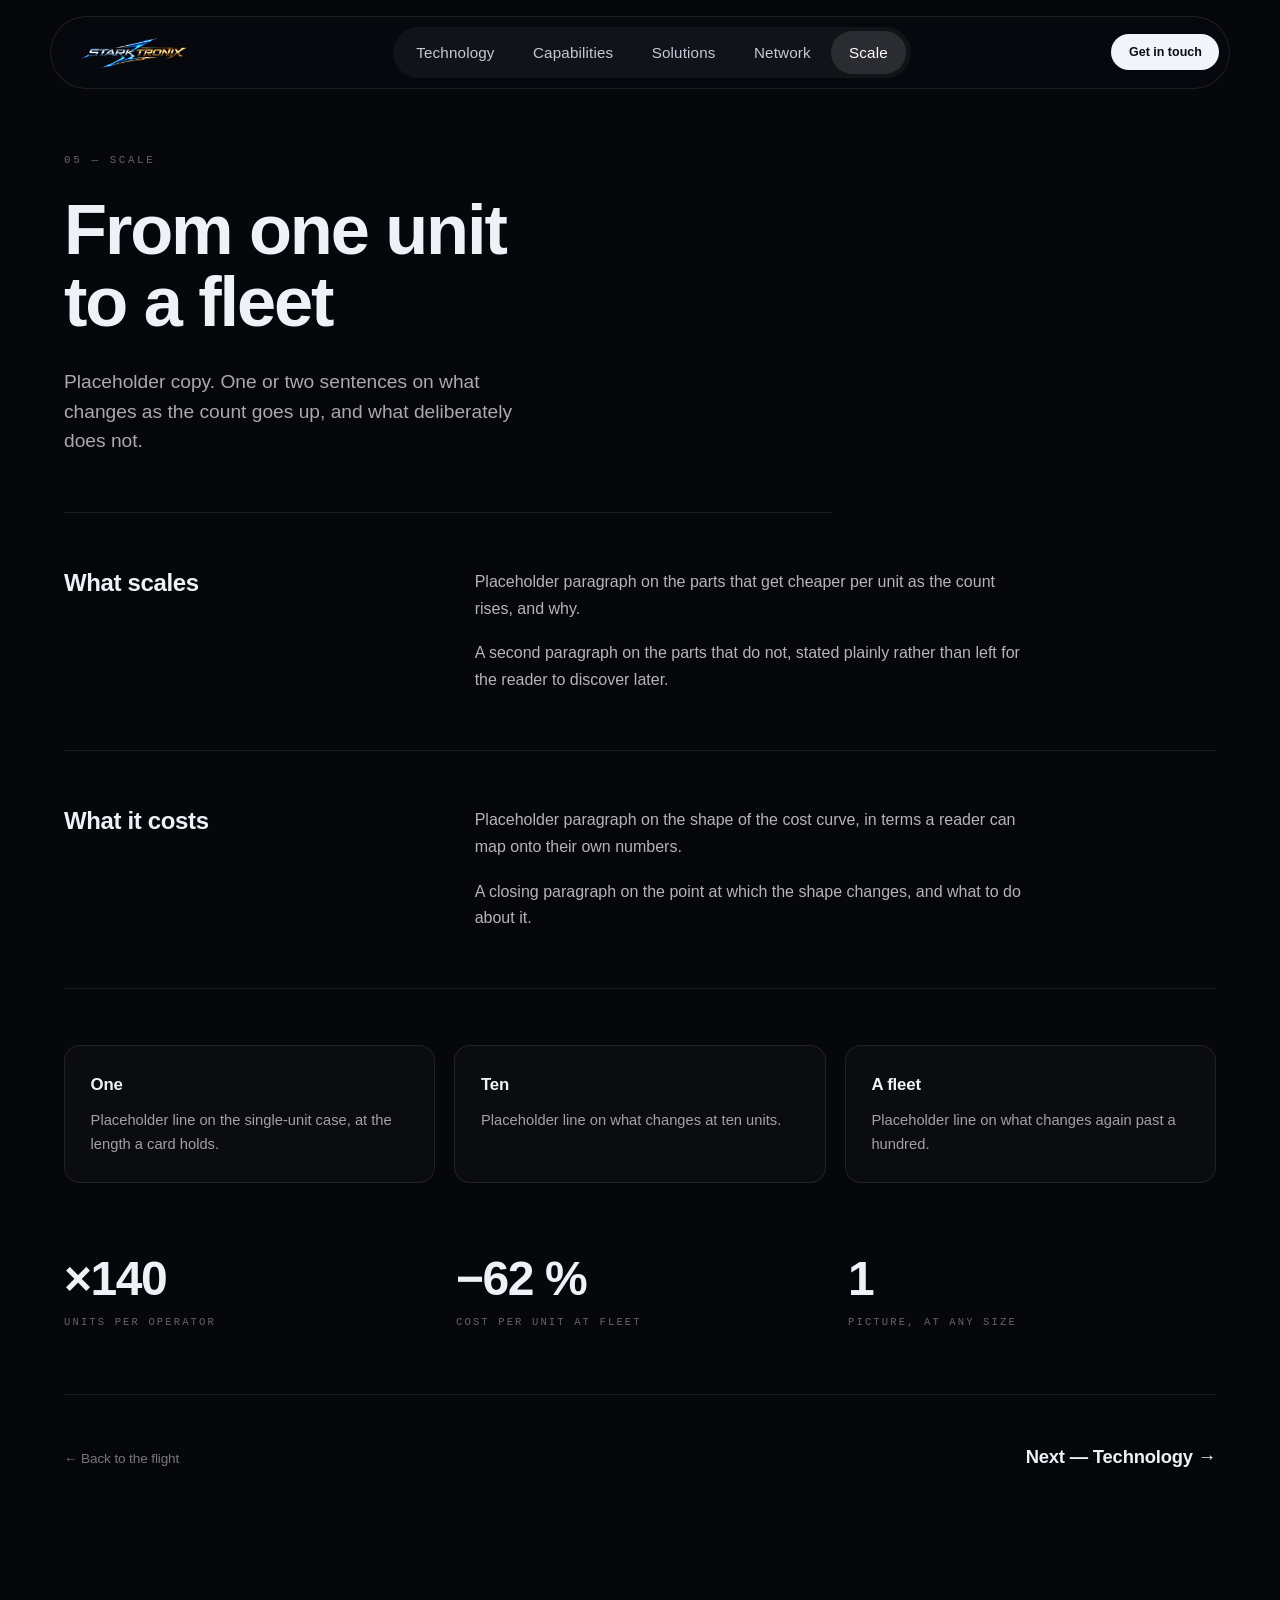
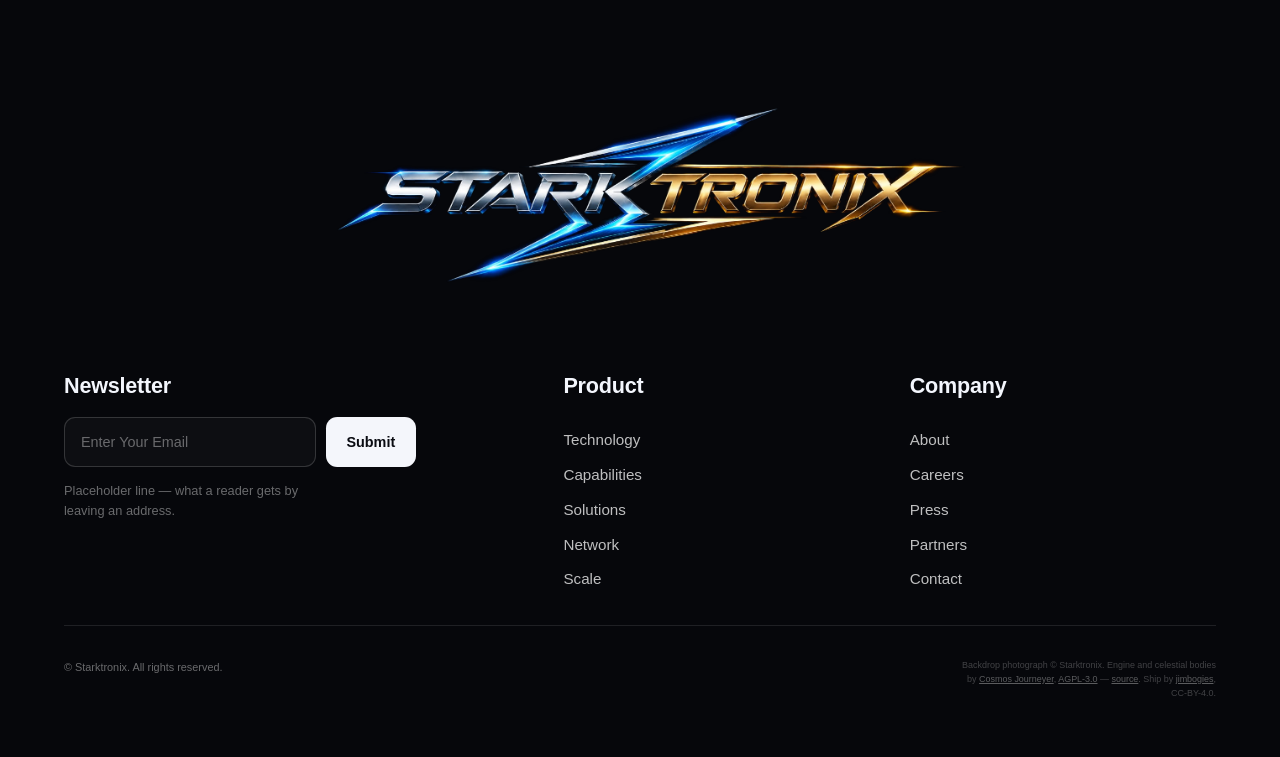
<file: scale.html>
<!doctype html>
<html lang="en">
    <head>
        <meta charset="utf-8" />
        <meta name="viewport" content="width=device-width, initial-scale=1, viewport-fit=cover" />
        <title>Scale — Starktronix</title>
      <script type="module" crossorigin src="./assets/background-BIqKXSfn.js"></script>
      <script type="module" crossorigin src="./assets/page-22VqTe-x.js"></script>
      <link rel="stylesheet" crossorigin href="./assets/background-CmzRfa2h.css">
      <link rel="stylesheet" crossorigin href="./assets/page-h3u3AFsA.css">
    </head>
    <body class="page">
        <header id="topbar">
            <button id="navtoggle" class="burger" type="button" aria-label="Open menu" aria-expanded="false" aria-controls="navsheet">
                <span></span><span></span><span></span>
            </button>
            <a class="mark" href="./index.html" aria-label="Starktronix">
                <img src="./assets/starktronix-logo-ipUE5ubq.png" alt="Starktronix" />
            </a>
            <nav aria-label="Sections">
                <a href="./technology.html">Technology</a>
                <a href="./capabilities.html">Capabilities</a>
                <a href="./solutions.html">Solutions</a>
                <a href="./network.html">Network</a>
                <a href="./scale.html" aria-current="page">Scale</a>
            </nav>
            <a class="cta" href="mailto:hello@starktronix.com" aria-label="Get in touch">
                <span class="cta-text">Get in touch</span>
                <span class="cta-icon" aria-hidden="true">&#8599;</span>
            </a>
        </header>

        <div id="navsheet-scrim"></div>
        <div id="navsheet">
            <nav aria-label="Sections">
                <a href="./technology.html">Technology</a>
                <a href="./capabilities.html">Capabilities</a>
                <a href="./solutions.html">Solutions</a>
                <a href="./network.html">Network</a>
                <a href="./scale.html" aria-current="page">Scale</a>
            </nav>
            <a class="navsheet-cta" href="mailto:hello@starktronix.com">Get in touch</a>
        </div>

        <main class="page-main">
            <header class="page-head">
                <p class="page-eyebrow">05 &mdash; Scale</p>
                <h1 class="page-title">From one unit<br />to a fleet</h1>
                <p class="page-lede">Placeholder copy. One or two sentences on what changes as the count goes up, and what deliberately does not.</p>
            </header>

            <section class="page-section">
                <h2>What scales</h2>
                <div>
                    <p>Placeholder paragraph on the parts that get cheaper per unit as the count rises, and why.</p>
                    <p>A second paragraph on the parts that do not, stated plainly rather than left for the reader to discover later.</p>
                </div>
            </section>

            <section class="page-section">
                <h2>What it costs</h2>
                <div>
                    <p>Placeholder paragraph on the shape of the cost curve, in terms a reader can map onto their own numbers.</p>
                    <p>A closing paragraph on the point at which the shape changes, and what to do about it.</p>
                </div>
            </section>

            <section class="page-grid">
                <article class="page-card">
                    <h3>One</h3>
                    <p>Placeholder line on the single-unit case, at the length a card holds.</p>
                </article>
                <article class="page-card">
                    <h3>Ten</h3>
                    <p>Placeholder line on what changes at ten units.</p>
                </article>
                <article class="page-card">
                    <h3>A fleet</h3>
                    <p>Placeholder line on what changes again past a hundred.</p>
                </article>
            </section>

            <section class="page-stats">
                <div class="page-stat">
                    <strong>×140</strong>
                    <span>Units per operator</span>
                </div>
                <div class="page-stat">
                    <strong>−62 %</strong>
                    <span>Cost per unit at fleet</span>
                </div>
                <div class="page-stat">
                    <strong>1</strong>
                    <span>Picture, at any size</span>
                </div>
            </section>

            <nav class="page-next" aria-label="Continue">
                <a class="page-next-back" href="./index.html">&larr; Back to the flight</a>
                <a href="./technology.html">Next &mdash; Technology <span aria-hidden="true">&rarr;</span></a>
            </nav>
        </main>

        <footer class="pagefoot">
            <div class="endcard-inner">
                <div class="endcard-panel">
                    <img class="endcard-panel-mark" src="./assets/starktronix-logo-ipUE5ubq.png" alt="Starktronix" />
                </div>

                <div class="endcard-grid">
                    <div class="endcard-news">
                        <h4>Newsletter</h4>
                        <form id="endcard-form" class="endcard-form" novalidate>
                            <input type="email" name="email" placeholder="Enter Your Email" aria-label="Email address" />
                            <button type="submit">Submit</button>
                        </form>
                        <p class="endcard-news-note">Placeholder line — what a reader gets by leaving an address.</p>
                    </div>

                    <div class="endcard-col">
                        <h4>Product</h4>
                            <a href="./technology.html">Technology</a>
                            <a href="./capabilities.html">Capabilities</a>
                            <a href="./solutions.html">Solutions</a>
                            <a href="./network.html">Network</a>
                            <a href="./scale.html">Scale</a>
                    </div>

                    <div class="endcard-col">
                        <h4>Company</h4>
                        <a href="./index.html">About</a>
                        <a href="./index.html">Careers</a>
                        <a href="./index.html">Press</a>
                        <a href="./index.html">Partners</a>
                        <a href="mailto:hello@starktronix.com">Contact</a>
                    </div>
                </div>

                <div class="endcard-rule"></div>

                <div class="endcard-foot">
                    <p>&copy; Starktronix. All rights reserved.</p>
                    <p id="endcard-legal">
                        Backdrop photograph &copy; Starktronix.
                        Engine and celestial bodies by <a href="https://cosmosjourneyer.com" rel="noopener" target="_blank">Cosmos Journeyer</a>,
                        <a href="https://www.gnu.org/licenses/agpl-3.0.html" rel="noopener" target="_blank">AGPL-3.0</a> &mdash;
                        <a href="https://github.com/matildes-tech/cosmos-journeyer-background" rel="noopener" target="_blank">source</a>.
                        Ship by <a href="https://sketchfab.com/jimbogies" rel="noopener" target="_blank">jimbogies</a>, CC-BY-4.0.
                    </p>
                </div>
            </div>
        </footer>

    </body>
</html>
</file>
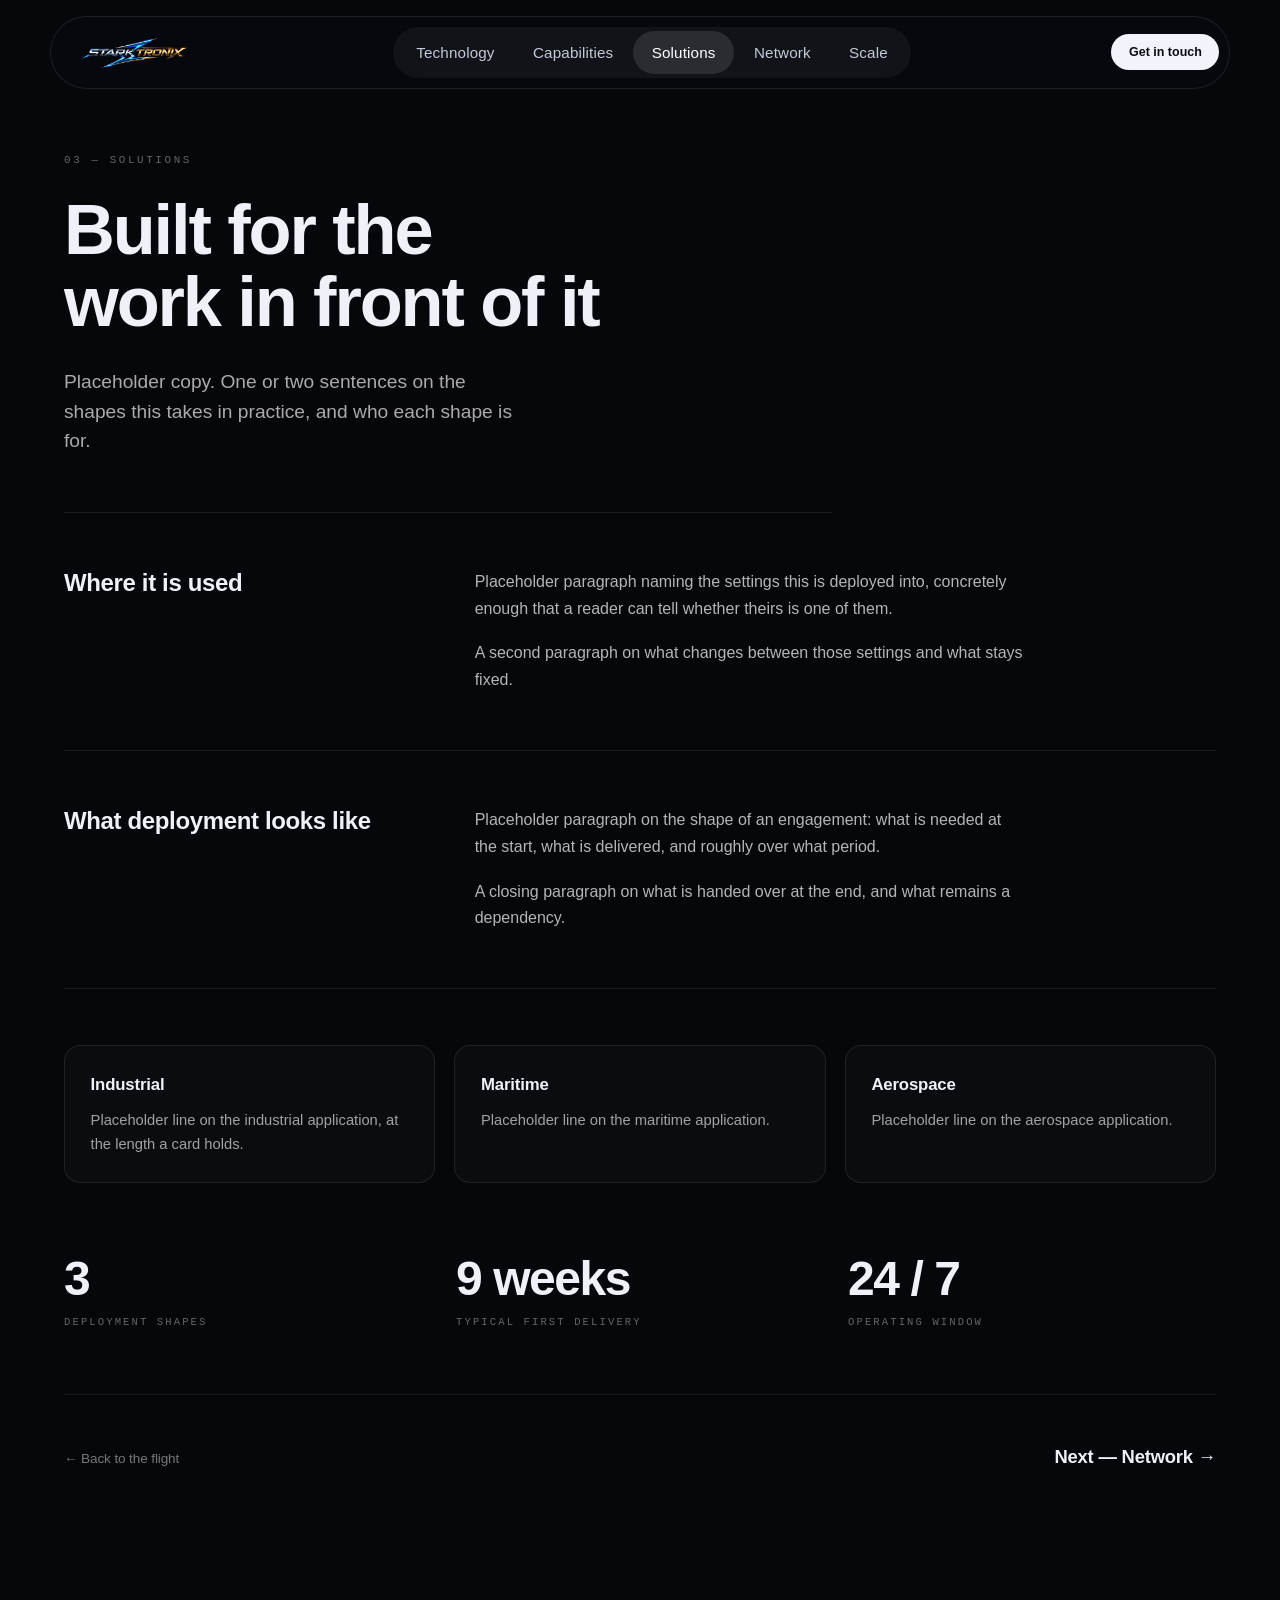
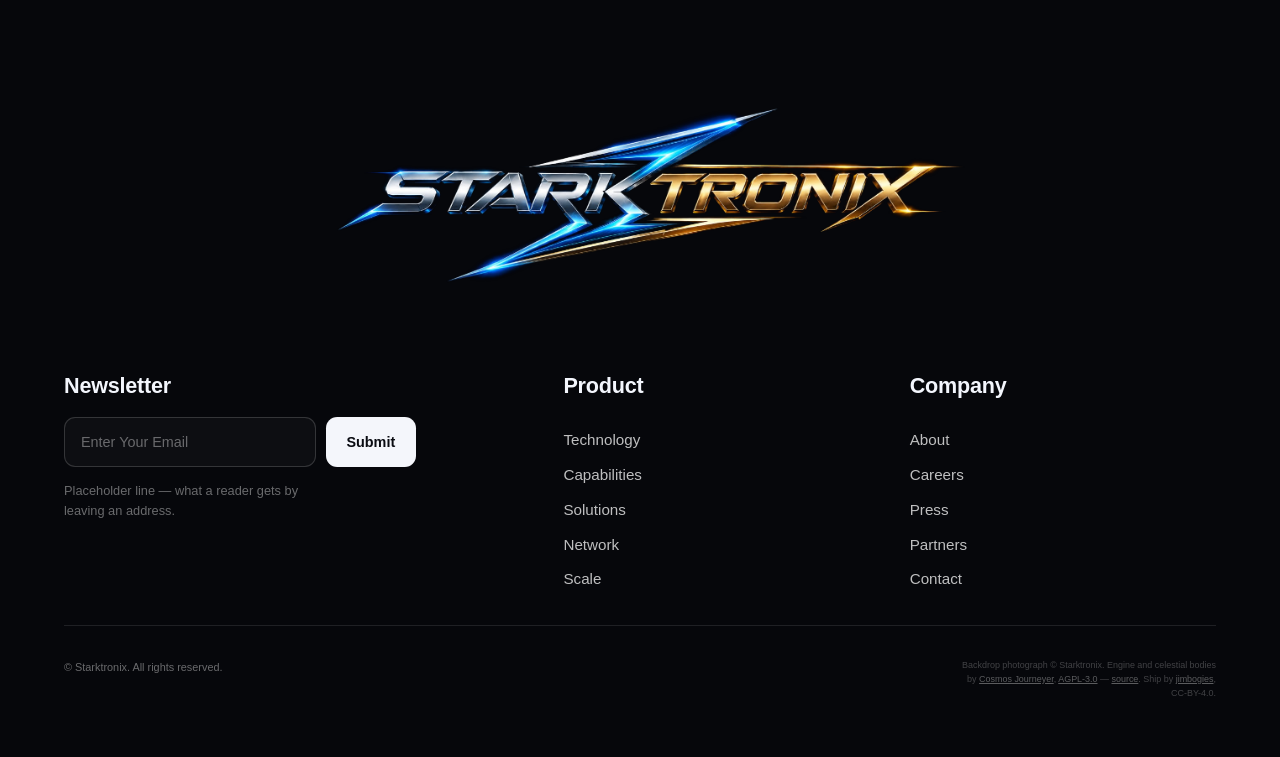
<file: solutions.html>
<!doctype html>
<html lang="en">
    <head>
        <meta charset="utf-8" />
        <meta name="viewport" content="width=device-width, initial-scale=1, viewport-fit=cover" />
        <title>Solutions — Starktronix</title>
      <script type="module" crossorigin src="./assets/background-BIqKXSfn.js"></script>
      <script type="module" crossorigin src="./assets/page-22VqTe-x.js"></script>
      <link rel="stylesheet" crossorigin href="./assets/background-CmzRfa2h.css">
      <link rel="stylesheet" crossorigin href="./assets/page-h3u3AFsA.css">
    </head>
    <body class="page">
        <header id="topbar">
            <button id="navtoggle" class="burger" type="button" aria-label="Open menu" aria-expanded="false" aria-controls="navsheet">
                <span></span><span></span><span></span>
            </button>
            <a class="mark" href="./index.html" aria-label="Starktronix">
                <img src="./assets/starktronix-logo-ipUE5ubq.png" alt="Starktronix" />
            </a>
            <nav aria-label="Sections">
                <a href="./technology.html">Technology</a>
                <a href="./capabilities.html">Capabilities</a>
                <a href="./solutions.html" aria-current="page">Solutions</a>
                <a href="./network.html">Network</a>
                <a href="./scale.html">Scale</a>
            </nav>
            <a class="cta" href="mailto:hello@starktronix.com" aria-label="Get in touch">
                <span class="cta-text">Get in touch</span>
                <span class="cta-icon" aria-hidden="true">&#8599;</span>
            </a>
        </header>

        <div id="navsheet-scrim"></div>
        <div id="navsheet">
            <nav aria-label="Sections">
                <a href="./technology.html">Technology</a>
                <a href="./capabilities.html">Capabilities</a>
                <a href="./solutions.html" aria-current="page">Solutions</a>
                <a href="./network.html">Network</a>
                <a href="./scale.html">Scale</a>
            </nav>
            <a class="navsheet-cta" href="mailto:hello@starktronix.com">Get in touch</a>
        </div>

        <main class="page-main">
            <header class="page-head">
                <p class="page-eyebrow">03 &mdash; Solutions</p>
                <h1 class="page-title">Built for the<br />work in front of it</h1>
                <p class="page-lede">Placeholder copy. One or two sentences on the shapes this takes in practice, and who each shape is for.</p>
            </header>

            <section class="page-section">
                <h2>Where it is used</h2>
                <div>
                    <p>Placeholder paragraph naming the settings this is deployed into, concretely enough that a reader can tell whether theirs is one of them.</p>
                    <p>A second paragraph on what changes between those settings and what stays fixed.</p>
                </div>
            </section>

            <section class="page-section">
                <h2>What deployment looks like</h2>
                <div>
                    <p>Placeholder paragraph on the shape of an engagement: what is needed at the start, what is delivered, and roughly over what period.</p>
                    <p>A closing paragraph on what is handed over at the end, and what remains a dependency.</p>
                </div>
            </section>

            <section class="page-grid">
                <article class="page-card">
                    <h3>Industrial</h3>
                    <p>Placeholder line on the industrial application, at the length a card holds.</p>
                </article>
                <article class="page-card">
                    <h3>Maritime</h3>
                    <p>Placeholder line on the maritime application.</p>
                </article>
                <article class="page-card">
                    <h3>Aerospace</h3>
                    <p>Placeholder line on the aerospace application.</p>
                </article>
            </section>

            <section class="page-stats">
                <div class="page-stat">
                    <strong>3</strong>
                    <span>Deployment shapes</span>
                </div>
                <div class="page-stat">
                    <strong>9 weeks</strong>
                    <span>Typical first delivery</span>
                </div>
                <div class="page-stat">
                    <strong>24 / 7</strong>
                    <span>Operating window</span>
                </div>
            </section>

            <nav class="page-next" aria-label="Continue">
                <a class="page-next-back" href="./index.html">&larr; Back to the flight</a>
                <a href="./network.html">Next &mdash; Network <span aria-hidden="true">&rarr;</span></a>
            </nav>
        </main>

        <footer class="pagefoot">
            <div class="endcard-inner">
                <div class="endcard-panel">
                    <img class="endcard-panel-mark" src="./assets/starktronix-logo-ipUE5ubq.png" alt="Starktronix" />
                </div>

                <div class="endcard-grid">
                    <div class="endcard-news">
                        <h4>Newsletter</h4>
                        <form id="endcard-form" class="endcard-form" novalidate>
                            <input type="email" name="email" placeholder="Enter Your Email" aria-label="Email address" />
                            <button type="submit">Submit</button>
                        </form>
                        <p class="endcard-news-note">Placeholder line — what a reader gets by leaving an address.</p>
                    </div>

                    <div class="endcard-col">
                        <h4>Product</h4>
                            <a href="./technology.html">Technology</a>
                            <a href="./capabilities.html">Capabilities</a>
                            <a href="./solutions.html">Solutions</a>
                            <a href="./network.html">Network</a>
                            <a href="./scale.html">Scale</a>
                    </div>

                    <div class="endcard-col">
                        <h4>Company</h4>
                        <a href="./index.html">About</a>
                        <a href="./index.html">Careers</a>
                        <a href="./index.html">Press</a>
                        <a href="./index.html">Partners</a>
                        <a href="mailto:hello@starktronix.com">Contact</a>
                    </div>
                </div>

                <div class="endcard-rule"></div>

                <div class="endcard-foot">
                    <p>&copy; Starktronix. All rights reserved.</p>
                    <p id="endcard-legal">
                        Backdrop photograph &copy; Starktronix.
                        Engine and celestial bodies by <a href="https://cosmosjourneyer.com" rel="noopener" target="_blank">Cosmos Journeyer</a>,
                        <a href="https://www.gnu.org/licenses/agpl-3.0.html" rel="noopener" target="_blank">AGPL-3.0</a> &mdash;
                        <a href="https://github.com/matildes-tech/cosmos-journeyer-background" rel="noopener" target="_blank">source</a>.
                        Ship by <a href="https://sketchfab.com/jimbogies" rel="noopener" target="_blank">jimbogies</a>, CC-BY-4.0.
                    </p>
                </div>
            </div>
        </footer>

    </body>
</html>
</file>
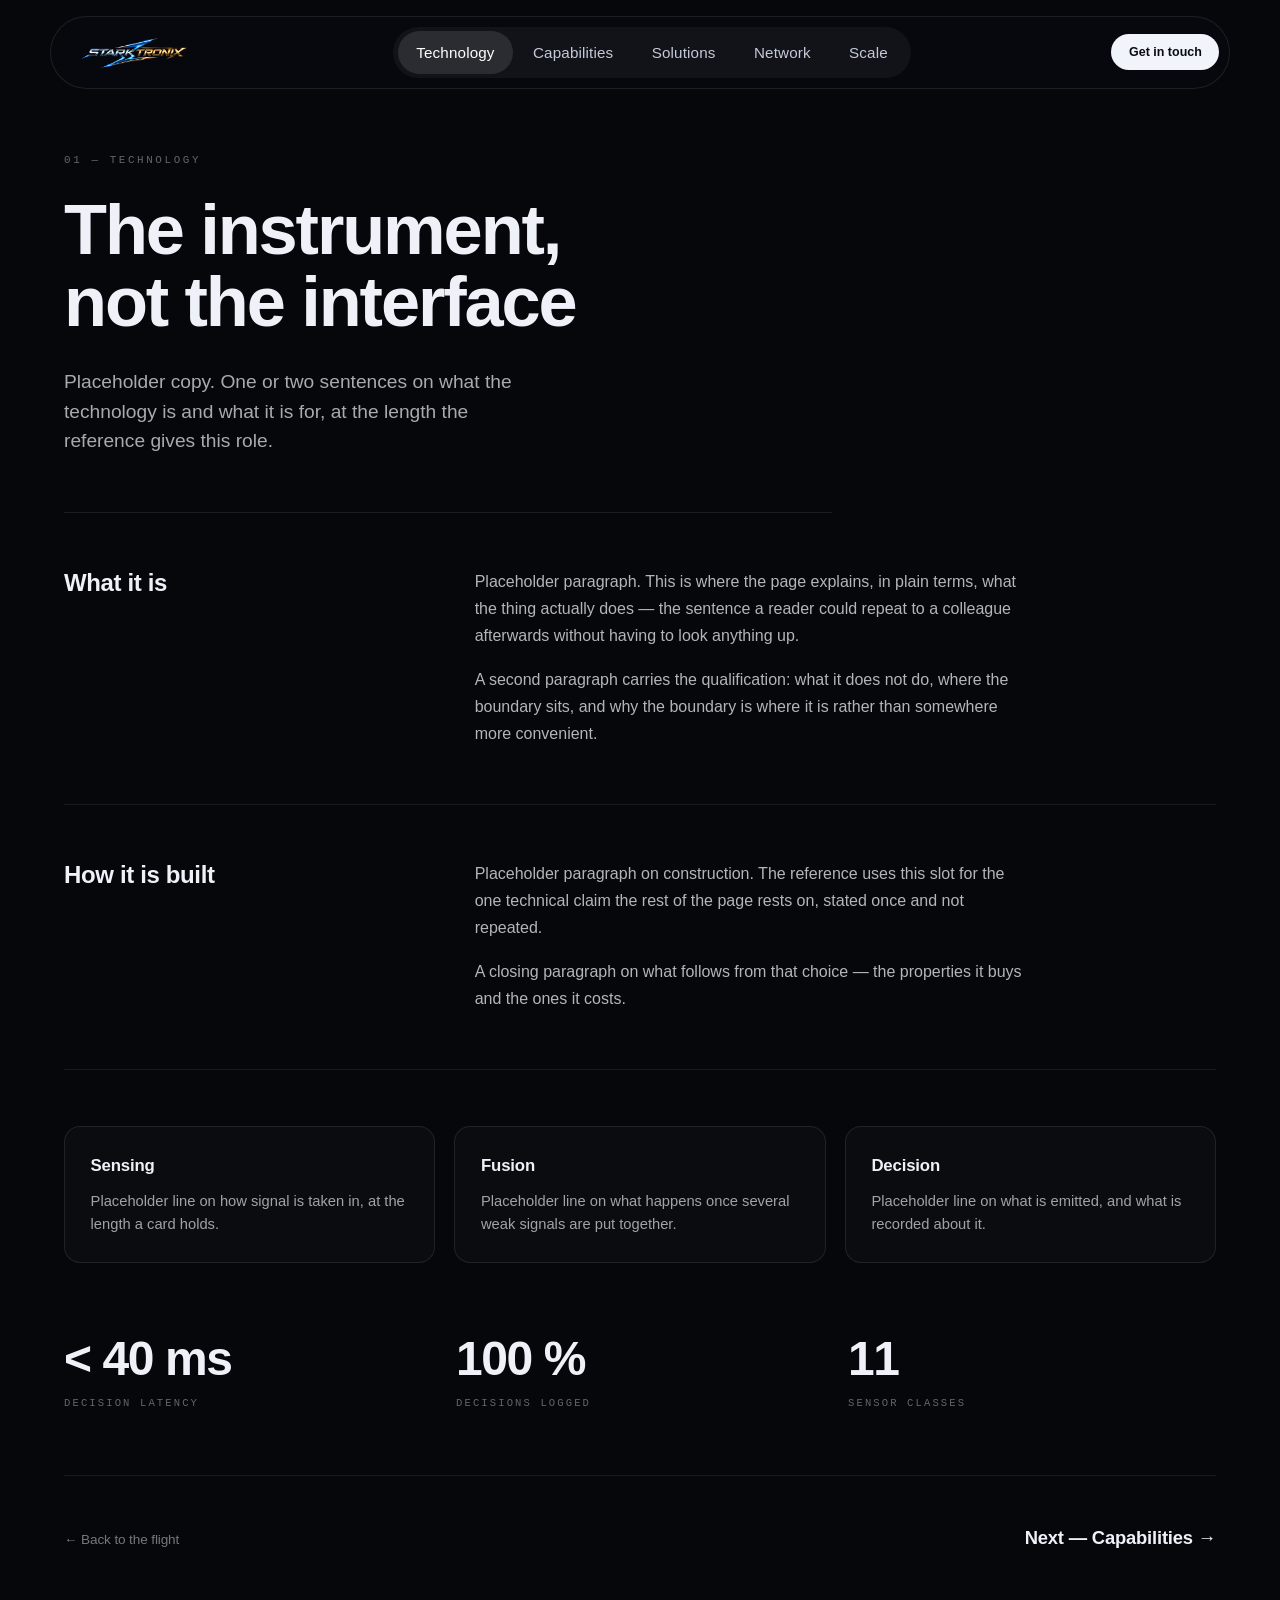
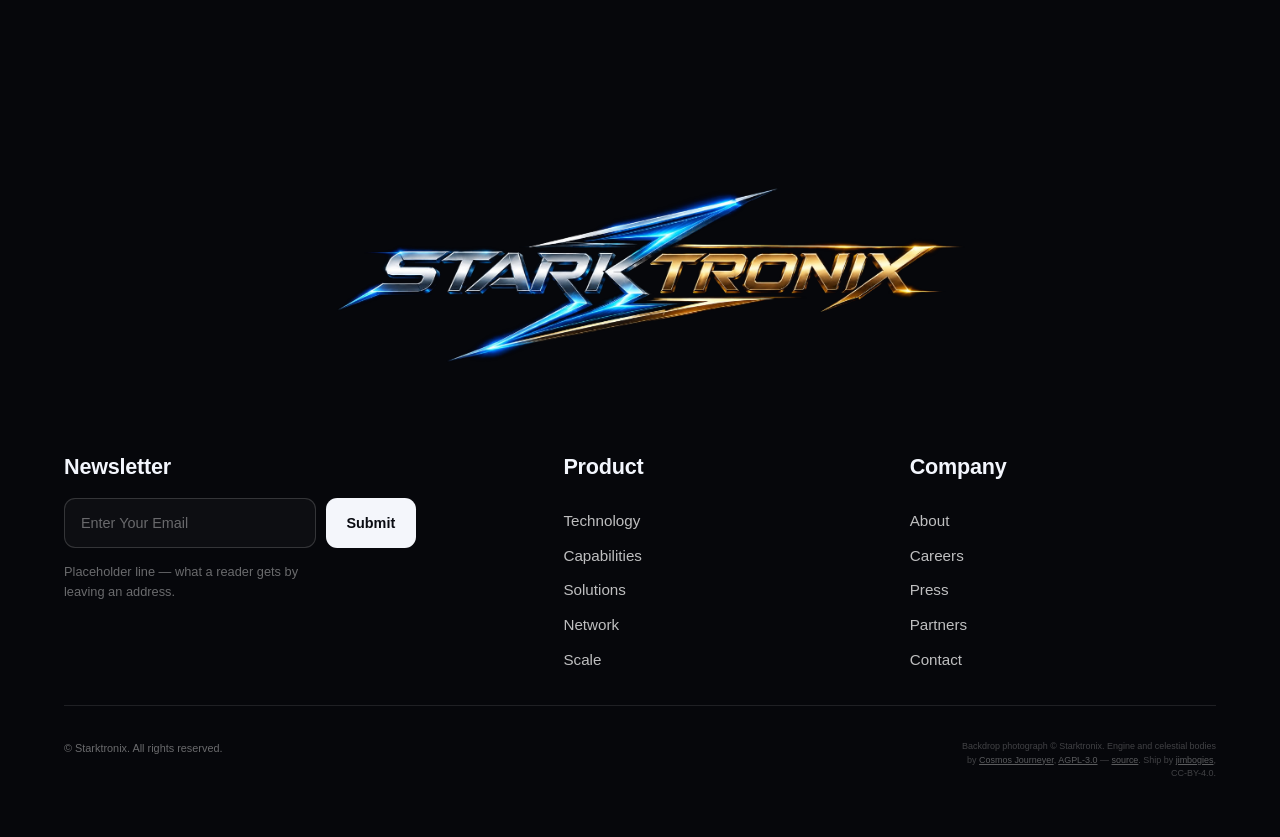
<file: technology.html>
<!doctype html>
<html lang="en">
    <head>
        <meta charset="utf-8" />
        <meta name="viewport" content="width=device-width, initial-scale=1, viewport-fit=cover" />
        <title>Technology — Starktronix</title>
      <script type="module" crossorigin src="./assets/background-BIqKXSfn.js"></script>
      <script type="module" crossorigin src="./assets/page-22VqTe-x.js"></script>
      <link rel="stylesheet" crossorigin href="./assets/background-CmzRfa2h.css">
      <link rel="stylesheet" crossorigin href="./assets/page-h3u3AFsA.css">
    </head>
    <body class="page">
        <header id="topbar">
            <button id="navtoggle" class="burger" type="button" aria-label="Open menu" aria-expanded="false" aria-controls="navsheet">
                <span></span><span></span><span></span>
            </button>
            <a class="mark" href="./index.html" aria-label="Starktronix">
                <img src="./assets/starktronix-logo-ipUE5ubq.png" alt="Starktronix" />
            </a>
            <nav aria-label="Sections">
                <a href="./technology.html" aria-current="page">Technology</a>
                <a href="./capabilities.html">Capabilities</a>
                <a href="./solutions.html">Solutions</a>
                <a href="./network.html">Network</a>
                <a href="./scale.html">Scale</a>
            </nav>
            <a class="cta" href="mailto:hello@starktronix.com" aria-label="Get in touch">
                <span class="cta-text">Get in touch</span>
                <span class="cta-icon" aria-hidden="true">&#8599;</span>
            </a>
        </header>

        <div id="navsheet-scrim"></div>
        <div id="navsheet">
            <nav aria-label="Sections">
                <a href="./technology.html" aria-current="page">Technology</a>
                <a href="./capabilities.html">Capabilities</a>
                <a href="./solutions.html">Solutions</a>
                <a href="./network.html">Network</a>
                <a href="./scale.html">Scale</a>
            </nav>
            <a class="navsheet-cta" href="mailto:hello@starktronix.com">Get in touch</a>
        </div>

        <main class="page-main">
            <header class="page-head">
                <p class="page-eyebrow">01 &mdash; Technology</p>
                <h1 class="page-title">The instrument,<br />not the interface</h1>
                <p class="page-lede">Placeholder copy. One or two sentences on what the technology is and what it is for, at the length the reference gives this role.</p>
            </header>

            <section class="page-section">
                <h2>What it is</h2>
                <div>
                    <p>Placeholder paragraph. This is where the page explains, in plain terms, what the thing actually does — the sentence a reader could repeat to a colleague afterwards without having to look anything up.</p>
                    <p>A second paragraph carries the qualification: what it does not do, where the boundary sits, and why the boundary is where it is rather than somewhere more convenient.</p>
                </div>
            </section>

            <section class="page-section">
                <h2>How it is built</h2>
                <div>
                    <p>Placeholder paragraph on construction. The reference uses this slot for the one technical claim the rest of the page rests on, stated once and not repeated.</p>
                    <p>A closing paragraph on what follows from that choice — the properties it buys and the ones it costs.</p>
                </div>
            </section>

            <section class="page-grid">
                <article class="page-card">
                    <h3>Sensing</h3>
                    <p>Placeholder line on how signal is taken in, at the length a card holds.</p>
                </article>
                <article class="page-card">
                    <h3>Fusion</h3>
                    <p>Placeholder line on what happens once several weak signals are put together.</p>
                </article>
                <article class="page-card">
                    <h3>Decision</h3>
                    <p>Placeholder line on what is emitted, and what is recorded about it.</p>
                </article>
            </section>

            <section class="page-stats">
                <div class="page-stat">
                    <strong>&lt; 40 ms</strong>
                    <span>Decision latency</span>
                </div>
                <div class="page-stat">
                    <strong>100 %</strong>
                    <span>Decisions logged</span>
                </div>
                <div class="page-stat">
                    <strong>11</strong>
                    <span>Sensor classes</span>
                </div>
            </section>

            <nav class="page-next" aria-label="Continue">
                <a class="page-next-back" href="./index.html">&larr; Back to the flight</a>
                <a href="./capabilities.html">Next &mdash; Capabilities <span aria-hidden="true">&rarr;</span></a>
            </nav>
        </main>

        <footer class="pagefoot">
            <div class="endcard-inner">
                <div class="endcard-panel">
                    <img class="endcard-panel-mark" src="./assets/starktronix-logo-ipUE5ubq.png" alt="Starktronix" />
                </div>

                <div class="endcard-grid">
                    <div class="endcard-news">
                        <h4>Newsletter</h4>
                        <form id="endcard-form" class="endcard-form" novalidate>
                            <input type="email" name="email" placeholder="Enter Your Email" aria-label="Email address" />
                            <button type="submit">Submit</button>
                        </form>
                        <p class="endcard-news-note">Placeholder line — what a reader gets by leaving an address.</p>
                    </div>

                    <div class="endcard-col">
                        <h4>Product</h4>
                            <a href="./technology.html">Technology</a>
                            <a href="./capabilities.html">Capabilities</a>
                            <a href="./solutions.html">Solutions</a>
                            <a href="./network.html">Network</a>
                            <a href="./scale.html">Scale</a>
                    </div>

                    <div class="endcard-col">
                        <h4>Company</h4>
                        <a href="./index.html">About</a>
                        <a href="./index.html">Careers</a>
                        <a href="./index.html">Press</a>
                        <a href="./index.html">Partners</a>
                        <a href="mailto:hello@starktronix.com">Contact</a>
                    </div>
                </div>

                <div class="endcard-rule"></div>

                <div class="endcard-foot">
                    <p>&copy; Starktronix. All rights reserved.</p>
                    <p id="endcard-legal">
                        Backdrop photograph &copy; Starktronix.
                        Engine and celestial bodies by <a href="https://cosmosjourneyer.com" rel="noopener" target="_blank">Cosmos Journeyer</a>,
                        <a href="https://www.gnu.org/licenses/agpl-3.0.html" rel="noopener" target="_blank">AGPL-3.0</a> &mdash;
                        <a href="https://github.com/matildes-tech/cosmos-journeyer-background" rel="noopener" target="_blank">source</a>.
                        Ship by <a href="https://sketchfab.com/jimbogies" rel="noopener" target="_blank">jimbogies</a>, CC-BY-4.0.
                    </p>
                </div>
            </div>
        </footer>

    </body>
</html>
</file>
<file: assets/background-CmzRfa2h.css>
:root{--ink:#eef2f8;--muted:#93a3bb;--edge:#bed2f02e}*{box-sizing:border-box}html{scroll-behavior:auto}body{color:var(--ink);-webkit-font-smoothing:antialiased;background:#000;margin:0;font:400 16px/1.55 ui-sans-serif,-apple-system,Segoe UI,Roboto,sans-serif}#universe{z-index:0;pointer-events:none;touch-action:none;outline:none;width:100vw;height:100svh;display:block;position:fixed;inset:0}.brand{letter-spacing:.16em;font-size:13px;font-weight:600}main{z-index:2;position:relative}.panel{height:190svh;position:relative}.panel-inner{flex-direction:column;justify-content:center;max-width:62ch;height:100svh;padding:0 clamp(24px,7vw,132px);display:flex;position:sticky;top:0}.eyebrow{letter-spacing:.28em;color:var(--muted);margin:0 0 18px;font-size:11px}h1{letter-spacing:-.03em;margin:0;font-size:clamp(56px,11vw,132px);font-weight:600;line-height:.94}h2{letter-spacing:-.02em;margin:0;font-size:clamp(32px,5.4vw,64px);font-weight:600;line-height:1.04}.lede{color:var(--muted);max-width:46ch;margin:18px 0 0;font-size:clamp(15px,1.5vw,19px)}.hint{letter-spacing:.2em;color:var(--muted);margin:40px 0 0;font-size:12px}#loader{z-index:11;background:#000;flex-direction:column;justify-content:center;align-items:center;gap:16px;transition:opacity .9s;display:flex;position:fixed;inset:0}#loader.done{opacity:0;pointer-events:none}#loader-mark{filter:drop-shadow(0 0 2.5rem #78aaff47);width:min(28rem,58vw);height:auto;margin-bottom:2rem}#loader-text{letter-spacing:.18em;color:var(--muted);font-size:12px}#loader-track{background:var(--edge);width:min(320px,62vw);height:1px;overflow:hidden}#loader-bar{background:var(--ink);transform-origin:0;width:100%;height:100%;transition:transform .22s;transform:scaleX(0)}main,#topbar{opacity:0;transition:opacity 1.2s}body.ready main,body.ready #topbar{opacity:1}#whiteout{z-index:8;opacity:0;pointer-events:none;will-change:opacity;background:#fff;position:fixed;inset:0}#credits{z-index:6;text-align:right;color:#93a3bbb8;max-width:46ch;margin:0;font-size:10px;line-height:1.5;position:fixed;bottom:12px;right:14px}#credits a{color:inherit;text-underline-offset:2px;text-decoration:underline}#hud{z-index:10;border:1px solid var(--edge);color:#8fb8ff;white-space:pre;pointer-events:none;background:#000000ad;padding:7px 10px;font:11px/1.5 ui-monospace,monospace;position:fixed;bottom:12px;left:12px}@media (prefers-reduced-motion:reduce){#loader,main,#topbar,#loader-bar{transition-duration:1ms}}@media (width<=780px){.panel-inner{justify-content:flex-start;padding-top:18svh}#credits{text-align:left;max-width:none;font-size:9px;left:14px;right:14px}#hud{font-size:9px;bottom:8px;left:8px}@media (prefers-reduced-motion:reduce){#loader-bar{transition:none}}}#topbar{z-index:9;background:#090b11d1;border:1px solid #ffffff17;border-radius:999px;justify-content:space-between;align-items:center;gap:1rem;width:min(1180px,100% - 2rem);padding:.6rem .6rem .6rem 1.5rem;display:flex;position:fixed;top:1rem;left:50%;transform:translate(-50%)}@supports (backdrop-filter:blur(1px)){#topbar{-webkit-backdrop-filter:blur(16px)saturate(1.25);background:#090b1180}}#topbar .mark{flex:none;align-items:center;display:flex}#topbar .mark img{width:auto;height:2.45rem;display:block}#topbar nav{background:#ffffff0b;border-radius:999px;align-items:center;gap:.1rem;padding:.28rem;display:flex}#topbar nav a{letter-spacing:.01em;color:#c3cad9;white-space:nowrap;border-radius:999px;padding:.6rem 1.15rem;font-size:.95rem;text-decoration:none;transition:background .25s,color .25s}#topbar nav a:hover{color:#fff;background:#ffffff1a}#topbar .cta{color:#0a0c12;white-space:nowrap;background:#f1f4fb;border-radius:999px;flex:none;padding:.52rem 1.1rem;font-size:.78rem;font-weight:600;text-decoration:none;transition:background .25s}#topbar .cta:hover{background:#fff}#topbar .burger{cursor:pointer;appearance:none;background:#ffffff0b;border:0;border-radius:999px;flex-direction:column;justify-content:center;gap:.28rem;width:2.45rem;height:2.45rem;padding:0 .6rem;display:none}#topbar .burger span{background:#dfe5f2;border-radius:2px;width:100%;height:1.5px;transition:transform .28s,opacity .2s;display:block}body.nav-open #topbar .burger span:first-child{transform:translateY(.44rem)rotate(45deg)}body.nav-open #topbar .burger span:nth-child(2){opacity:0}body.nav-open #topbar .burger span:nth-child(3){transform:translateY(-.44rem)rotate(-45deg)}#topbar .cta .cta-icon{display:none}#navsheet-scrim{z-index:8;opacity:0;pointer-events:none;background:#0405098c;transition:opacity .3s;position:fixed;inset:0}#navsheet{z-index:9;opacity:0;pointer-events:none;background:#090b11ed;border:1px solid #ffffff17;border-radius:1.25rem;flex-direction:column;gap:.15rem;padding:.6rem;transition:opacity .28s,transform .28s;display:none;position:fixed;top:4.3rem;left:.7rem;right:.7rem;transform:translateY(-.5rem)}@supports (backdrop-filter:blur(1px)){#navsheet{-webkit-backdrop-filter:blur(18px)saturate(1.2);background:#090b11e6}}#navsheet nav{flex-direction:column;display:flex}#navsheet nav a{color:#dbe2f0;border-radius:.85rem;padding:.85rem .9rem;font-size:1.02rem;text-decoration:none}#navsheet nav a:active{background:#ffffff12}.navsheet-cta{color:#0a0c12;text-align:center;background:#f1f4fb;border-radius:.95rem;margin-top:.45rem;padding:.95rem 1rem;font-size:.95rem;font-weight:600;text-decoration:none}@media (width<=860px){#navsheet{display:flex}}body.nav-open #navsheet{opacity:1;pointer-events:auto;transform:translateY(0)}body.nav-open #navsheet-scrim{opacity:1;pointer-events:auto}@media (width<=860px){#topbar{grid-template-columns:1fr auto 1fr;align-items:center;gap:.5rem;width:calc(100% - 1.4rem);padding:.4rem;display:grid;top:.7rem}#topbar nav{display:none}#topbar .burger{justify-self:start;display:inline-flex}#topbar .mark{justify-self:center}#topbar .mark img{height:1.9rem}#topbar .cta{justify-content:center;justify-self:end;align-items:center;width:2.45rem;height:2.45rem;padding:0;font-size:1.05rem;font-weight:500;display:inline-flex}#topbar .cta .cta-text{display:none}#topbar .cta .cta-icon{line-height:1;display:block}}body.ready #topbar{opacity:1}.hud-name,.hud-meta,.hud-note,.hud-index,.hud-key{letter-spacing:.16em;text-transform:uppercase;color:#aab3c6;white-space:nowrap;font-family:ui-monospace,SFMono-Regular,SF Mono,Menlo,Consolas,monospace;font-size:.72rem}.hud-name,.hud-meta,.hud-note,.hud-index{position:absolute;top:50%;transform:translateY(-50%)}.hud-name{color:#f2f5fb;left:2.2rem}.hud-meta{left:25%}.hud-note{left:50%;transform:translate(-50%,-50%)}.hud-index{right:2.2rem}.hud-hero{letter-spacing:-.03em;color:#f4f6fb;max-width:20ch;margin:0;font-size:clamp(2rem,4.2vw,3.4rem);font-weight:600;line-height:1;position:absolute;bottom:6.5rem;left:2.2rem}.hud-hint{letter-spacing:.22em;text-transform:uppercase;color:#8b94a8;margin:0;font-family:ui-monospace,SFMono-Regular,SF Mono,Menlo,Consolas,monospace;font-size:.68rem;position:absolute;bottom:3.4rem;left:2.2rem}#hud-corner,#hud-corner-right{z-index:6;pointer-events:none;flex-direction:column;gap:.35rem;display:flex;position:fixed;bottom:1.6rem}#hud-corner{left:2.2rem}#hud-corner-right{pointer-events:auto;align-items:flex-end;right:2.2rem}.hud-key{letter-spacing:.18em;font-size:.68rem;text-decoration:none}.hud-key.dim{color:#6d768c}a.hud-key:hover{color:#fff}#credits{max-width:28rem;bottom:1.6rem;left:auto;right:2.2rem;transform:translateY(-3.4rem)}@media (width<=860px){.hud-meta{display:none}.hud-name{left:1.25rem}.hud-index{right:1.25rem}.hud-hero,.hud-hint,#hud-corner{left:1.25rem}#hud-corner-right{right:1.25rem}#credits{text-align:left;max-width:none;left:1.25rem;right:1.25rem;transform:translateY(-4.2rem)}}.panel-inner{pointer-events:none;width:100%;max-width:none;height:100svh;margin:0;padding:0;display:block;position:sticky;top:0}.headline{letter-spacing:-.035em;color:#fff;text-wrap:balance;max-width:14ch;margin:0;font-size:clamp(2.6rem,5.6vw,5rem);font-weight:700;line-height:.94;position:absolute;top:7.5rem;left:2.6rem}.lede{pointer-events:auto;flex-direction:column;align-items:flex-start;gap:1.1rem;width:min(34ch,42vw);display:flex;position:absolute;bottom:6.5rem;right:2.6rem}.lede-mono{letter-spacing:.28em;text-transform:uppercase;color:#ffffff61;margin:0;font-family:ui-monospace,SFMono-Regular,SF Mono,Menlo,Consolas,monospace;font-size:.66rem}.lede-body{color:#ffffffd1;text-wrap:pretty;margin:0;font-size:clamp(1rem,1.25vw,1.18rem);line-height:1.5}.lede-cta{color:#eef1f8;background:#ffffff12;border:1px solid #ffffff24;border-radius:999px;align-items:center;gap:.7rem;padding:.6rem 1.15rem;font-size:.8rem;text-decoration:none;transition:background .25s,border-color .25s;display:inline-flex}.lede-cta:hover{background:#ffffff24;border-color:#ffffff47}@media (width<=860px){.headline{max-width:none;font-size:clamp(2.2rem,11vw,3.2rem);top:6rem;left:1.4rem;right:1.4rem}.lede{gap:.85rem;width:auto;bottom:7rem;left:1.4rem;right:1.4rem}.lede-body{font-size:.98rem}#credits{max-width:none;font-size:9px;left:1.4rem;right:1.4rem}}.subline{color:#ffffffeb;text-wrap:pretty;max-width:30ch;margin:0;font-size:clamp(1.05rem,1.6vw,1.45rem);line-height:1.35;position:absolute;bottom:5.2rem;left:2.6rem}.telemetry{text-align:right;flex-direction:column;align-items:flex-end;gap:.5rem;display:flex;position:absolute;bottom:5.2rem;right:2.6rem}.telemetry span{letter-spacing:.16em;text-transform:uppercase;color:#ffffff6b;white-space:nowrap;font-family:ui-monospace,SFMono-Regular,SF Mono,Menlo,Consolas,monospace;font-size:.68rem}.hud-keys{flex-direction:column;gap:.35rem;display:flex;position:absolute;bottom:5.2rem;left:2.6rem}.layout-index .hud-name,.layout-index .hud-meta,.layout-index .hud-note,.layout-index .hud-index{position:absolute;top:50%;transform:translateY(-50%)}.layout-index .hud-note{left:50%;transform:translate(-50%,-50%)}#credits{text-align:left;max-width:34rem;bottom:1.4rem;left:2.6rem;right:auto;transform:none}@media (width<=860px){.subline{max-width:none;font-size:1.02rem;bottom:6.4rem;left:1.4rem;right:1.4rem}.telemetry{display:none}.hud-keys{bottom:6.4rem;left:1.4rem}.layout-index .hud-meta{display:none}.layout-index .hud-name{left:1.4rem}.layout-index .hud-index{right:1.4rem}#credits{max-width:none;left:1.4rem;right:1.4rem}}#loader-note{white-space:pre-line;text-align:center;color:#ffbea0d9;opacity:0;max-width:30rem;margin:1.4rem 0 0;padding:0 1.5rem;font-family:ui-monospace,SFMono-Regular,Menlo,Consolas,monospace;font-size:.68rem;line-height:1.6;transition:opacity .4s}#endcard{z-index:9;color:#eef1f8;opacity:0;pointer-events:none;background:#06070b;justify-content:center;align-items:center;padding:3rem 2rem;display:flex;position:fixed;inset:0;overflow-y:auto}.endcard-inner{flex-direction:column;align-items:center;gap:2.4rem;width:min(68rem,100%);display:flex}#endcard-mark{width:min(38rem,72vw);height:auto}#endcard-line{text-align:center;color:#ffffffb8;max-width:40ch;margin:0;font-size:clamp(1.05rem,1.5vw,1.3rem);line-height:1.45}.endcard-cols{grid-template-columns:repeat(4,1fr);gap:2rem;width:100%;margin-top:.6rem;display:grid}.endcard-col{flex-direction:column;gap:.55rem;display:flex}.endcard-col h4{letter-spacing:.24em;text-transform:uppercase;color:#ffffff57;margin:0 0 .4rem;font-family:ui-monospace,SFMono-Regular,Menlo,Consolas,monospace;font-size:.64rem;font-weight:500}.endcard-col a{color:#ffffffbd;width:fit-content;font-size:.88rem;text-decoration:none;transition:color .2s}.endcard-col a:hover{color:#fff}.endcard-back{justify-content:flex-start;align-items:flex-end}.endcard-top{border:1px solid #ffffff29;border-radius:999px;padding:.55rem 1.05rem;font-size:.8rem}.endcard-top:hover{border-color:#fff6}.endcard-rule{background:#ffffff1a;width:100%;height:1px}.endcard-foot{flex-wrap:wrap;justify-content:space-between;gap:.8rem 2rem;width:100%;display:flex}.endcard-foot p{color:#fff6;margin:0;font-size:.68rem;line-height:1.6}#endcard-legal{text-align:right;max-width:44ch}#endcard-legal a,.endcard-foot a{color:#ffffff94}@media (width<=860px){#endcard{align-items:flex-start;padding:2.5rem 1.4rem}.endcard-inner{gap:1.8rem}#endcard-mark{width:84vw}.endcard-cols{grid-template-columns:repeat(2,1fr);gap:1.6rem}.endcard-back{align-items:flex-start}#endcard-legal{text-align:left}}body{touch-action:pan-y!important}.headline,.lede,.subline,.telemetry,.hud-name,.hud-meta,.hud-note,.hud-index,.hud-keys{will-change:opacity, transform;transition:none}#endcard{align-items:flex-start;padding:7rem 2rem 2.2rem}.endcard-inner{align-items:stretch;gap:2.6rem;width:min(72rem,100%);margin:auto 0}.endcard-panel{justify-content:center;align-items:center;padding:clamp(1rem,2.5vw,2rem) 0;display:flex}.endcard-panel-mark{width:min(42rem,76%);height:auto;display:block}.endcard-grid{grid-template-columns:minmax(0,1.5fr) minmax(0,1fr) minmax(0,1fr);align-items:start;gap:2.5rem;display:grid}.endcard-news h4{letter-spacing:-.01em;color:#f3f6fd;margin:0 0 .9rem;font-size:1.35rem;font-weight:600}.endcard-form{gap:.6rem;max-width:22rem;display:flex}.endcard-form input{color:#eef1f8;min-width:0;font:inherit;background:#ffffff08;border:1px solid #ffffff29;border-radius:.7rem;flex:auto;padding:.8rem 1rem;font-size:.9rem}.endcard-form input::placeholder{color:#ffffff61}.endcard-form input:focus{border-color:#fff6;outline:none}.endcard-form button{color:#0a0c12;font:inherit;cursor:pointer;background:#f4f6fb;border:0;border-radius:.7rem;flex:none;padding:.8rem 1.3rem;font-size:.9rem;font-weight:600}.endcard-form button:hover{background:#fff}.endcard-news-note{color:#fff6;max-width:34ch;margin:.9rem 0 0;font-size:.8rem;line-height:1.55}.endcard-grid .endcard-col h4{letter-spacing:-.01em;text-transform:none;color:#f3f6fd;margin:0 0 .9rem;font-family:inherit;font-size:1.35rem;font-weight:600}.endcard-grid .endcard-col a{font-size:.95rem}.endcard-grid .endcard-col{gap:.7rem}@media (width<=860px){.endcard-inner{gap:2rem}#endcard{padding:5rem 1.4rem 2.5rem}.endcard-panel{padding:clamp(1.2rem,6vw,2.4rem) 0}.endcard-panel-mark{width:86%}.endcard-grid{grid-template-columns:repeat(2,minmax(0,1fr));gap:1.8rem}.endcard-news{grid-column:1/-1}.endcard-form{max-width:none}}.panel-inner>*{opacity:0}body.reveal-timed .panel-inner>*{transition:opacity .5s cubic-bezier(.4,0,.2,1),transform .5s cubic-bezier(.4,0,.2,1)}body.reveal-timed .panel-inner>:not(.headline){transition-delay:80ms}body.reveal-timed .panel-inner>[data-reveal=before]{opacity:0;transform:translateY(8px)}body.reveal-timed .panel-inner>[data-reveal=in]{opacity:1;transform:translateY(0)}body.reveal-timed .panel-inner>[data-reveal=after]{opacity:0;transform:translateY(-8px)}#endcard-legal{color:#ffffff3d;max-width:52ch;font-size:.56rem;line-height:1.55}#endcard-legal a{color:#ffffff57}@media (width<=860px){.layout-quiet .telemetry{text-align:left;align-items:flex-start;gap:.85rem;max-width:calc(100% - 3rem);display:flex;bottom:7rem;left:1.5rem;right:auto}.layout-quiet .telemetry span{white-space:normal;letter-spacing:.12em;color:#ffffffa8;font-size:.82rem;line-height:1.5}}#skyfallback{z-index:0;filter:brightness(.45)saturate(.6);pointer-events:none;background-color:#06070b;background-image:url(./nebula-rosette-MWcft52o.jpg);background-position:50%;background-repeat:no-repeat;background-size:cover;display:none;position:fixed;inset:0}#fallback-note{z-index:10;white-space:pre-line;color:#ffffff47;pointer-events:none;max-width:30ch;margin:0;font-family:ui-monospace,SFMono-Regular,Menlo,Consolas,monospace;font-size:.58rem;line-height:1.5;display:none;position:fixed;bottom:.7rem;left:1rem}body.no-scene #skyfallback,body.no-scene #fallback-note{display:block}body.no-scene #universe,body.no-scene #loader,body.no-scene #hud{display:none}body.no-scene .panel-inner>*{opacity:1;transition:none;transform:none}body.no-scene #endcard{opacity:1;pointer-events:auto;padding-top:4rem;position:static;overflow:visible}
</file>
<file: assets/page-h3u3AFsA.css>
body.page{color:#eef1f8;background:#06070b;min-height:100svh}.page-main{width:min(72rem,100% - 3rem);margin:0 auto;padding:9.5rem 0 6rem}.page-head{border-bottom:1px solid #ffffff17;max-width:48rem;padding-bottom:3.5rem}.page-eyebrow{letter-spacing:.24em;text-transform:uppercase;color:#ffffff61;margin:0 0 1.6rem;font-family:ui-monospace,SFMono-Regular,SF Mono,Menlo,Consolas,monospace;font-size:.68rem}.page-title{letter-spacing:-.03em;margin:0;font-size:clamp(2.6rem,6vw,4.4rem);font-weight:600;line-height:1.02}.page-lede{color:#ffffffa8;max-width:42ch;margin:1.8rem 0 0;font-size:clamp(1.05rem,1.5vw,1.28rem);line-height:1.55}.page-section{border-bottom:1px solid #ffffff12;grid-template-columns:minmax(0,1fr) minmax(0,2fr);gap:2.5rem;padding:3.5rem 0;display:grid}.page-section h2{letter-spacing:-.015em;margin:0;font-size:1.5rem;font-weight:600;line-height:1.2}.page-section p{color:#ffffffb3;max-width:62ch;margin:0 0 1.1rem;font-size:1rem;line-height:1.68}.page-section p:last-child{margin-bottom:0}.page-grid{grid-template-columns:repeat(3,minmax(0,1fr));gap:1.2rem;padding:3.5rem 0;display:grid}.page-card{background:#ffffff06;border:1px solid #ffffff17;border-radius:1rem;padding:1.6rem}.page-card h3{letter-spacing:-.01em;margin:0 0 .7rem;font-size:1.05rem;font-weight:600}.page-card p{color:#ffffff9e;margin:0;font-size:.92rem;line-height:1.6}.page-stats{border-bottom:1px solid #ffffff12;grid-template-columns:repeat(3,minmax(0,1fr));gap:1.5rem;padding:1rem 0 4rem;display:grid}.page-stat strong{letter-spacing:-.03em;font-size:clamp(2rem,4vw,3rem);font-weight:600;line-height:1;display:block}.page-stat span{letter-spacing:.2em;text-transform:uppercase;color:#ffffff61;margin-top:.7rem;font-family:ui-monospace,SFMono-Regular,SF Mono,Menlo,Consolas,monospace;font-size:.66rem;display:block}.page-next{justify-content:space-between;align-items:baseline;gap:1.5rem;padding-top:3rem;display:flex}.page-next a{letter-spacing:-.01em;color:#eef1f8;font-size:1.15rem;font-weight:600;text-decoration:none}.page-next a:hover{color:#fff;text-underline-offset:.3em;text-decoration:underline}.page-next .page-next-back{color:#ffffff73;font-size:.85rem;font-weight:400}.pagefoot{background:#06070b;padding:5rem 0 3.5rem}.pagefoot .endcard-inner{flex-direction:column;gap:2.1rem;width:min(72rem,100% - 3rem);margin:0 auto;display:flex}#topbar nav a[aria-current=page]{color:#fff;background:#ffffff1c}#navsheet nav a[aria-current=page]{color:#fff;background:#ffffff14}@media (width<=860px){.page-main{width:calc(100% - 2.4rem);padding:7.5rem 0 4rem}.page-section{grid-template-columns:minmax(0,1fr);gap:1.1rem;padding:2.6rem 0}.page-grid{grid-template-columns:minmax(0,1fr);padding:2.6rem 0}.page-stats{grid-template-columns:repeat(2,minmax(0,1fr));gap:1.8rem 1.2rem;padding-bottom:3rem}.page-next{flex-direction:column-reverse;align-items:flex-start;gap:.9rem}.pagefoot{padding:3.5rem 0 2.5rem}.pagefoot .endcard-inner{width:calc(100% - 2.4rem)}}
</file>
